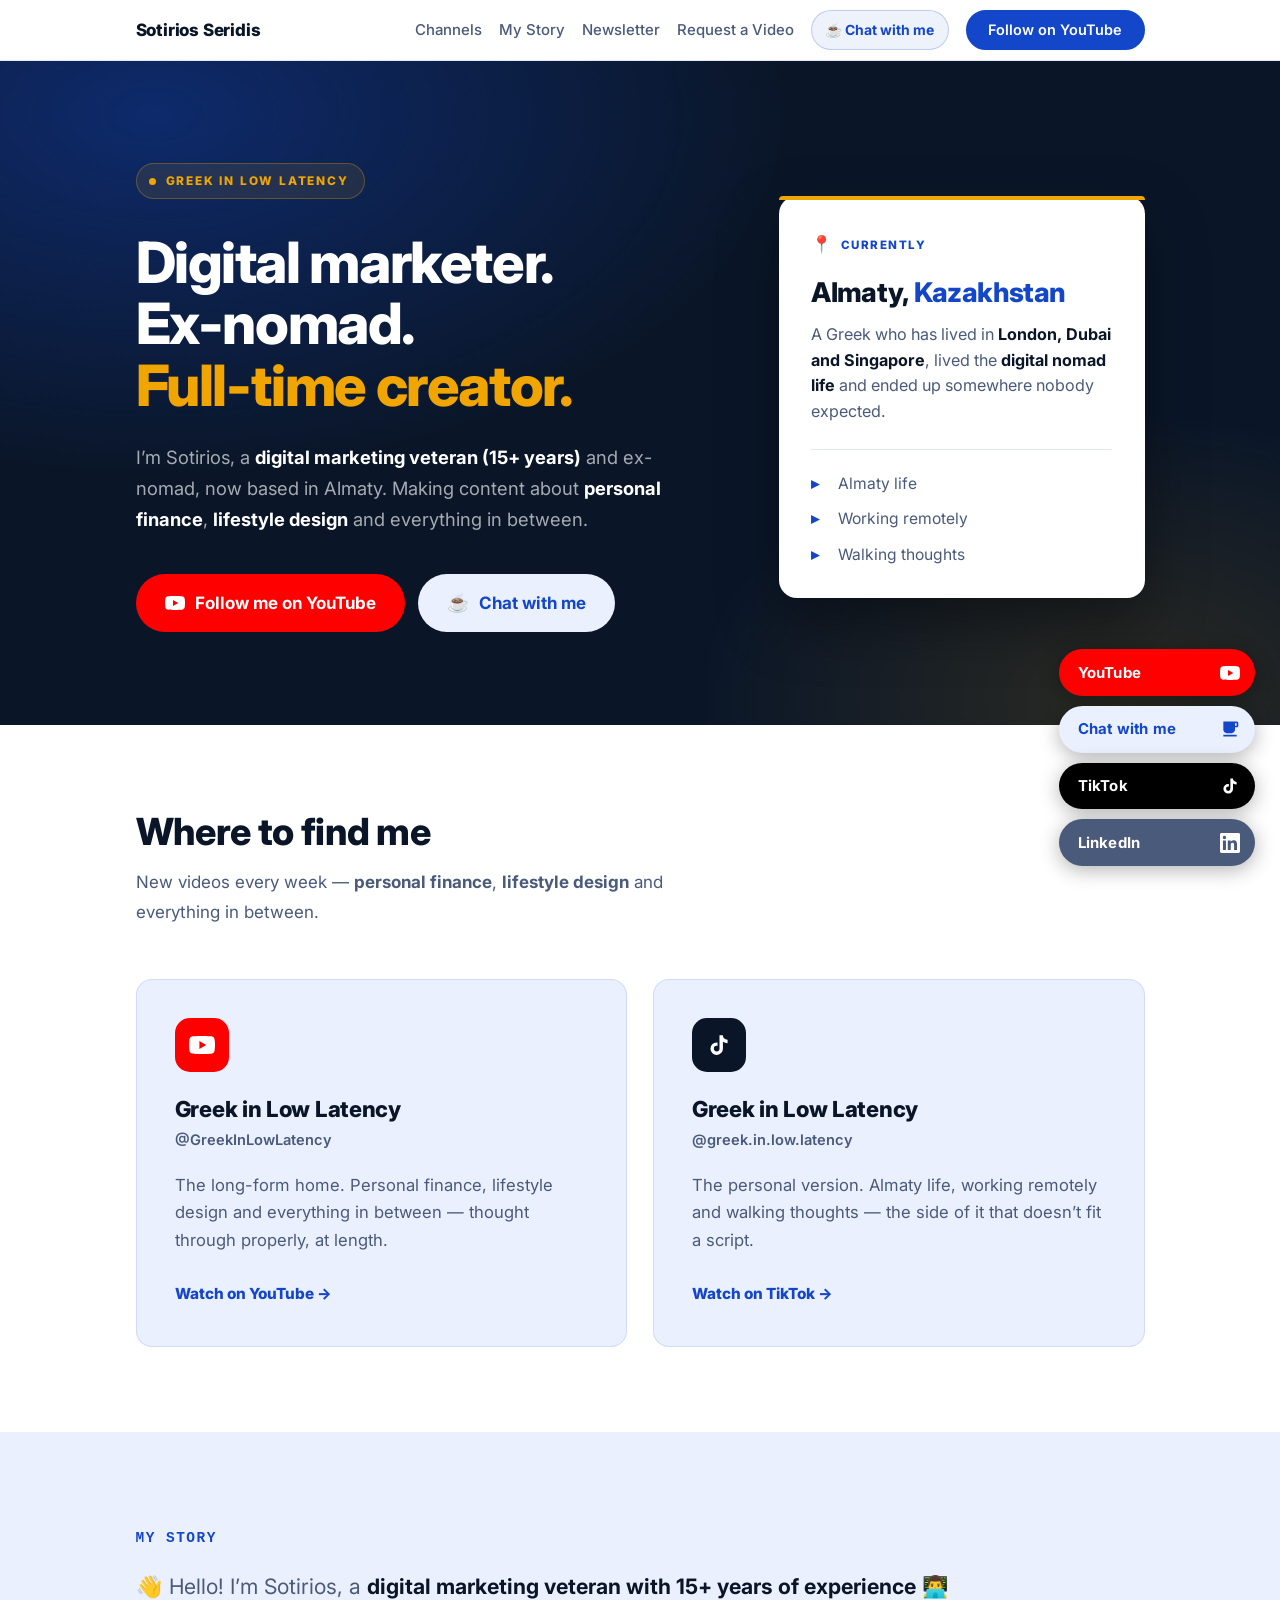
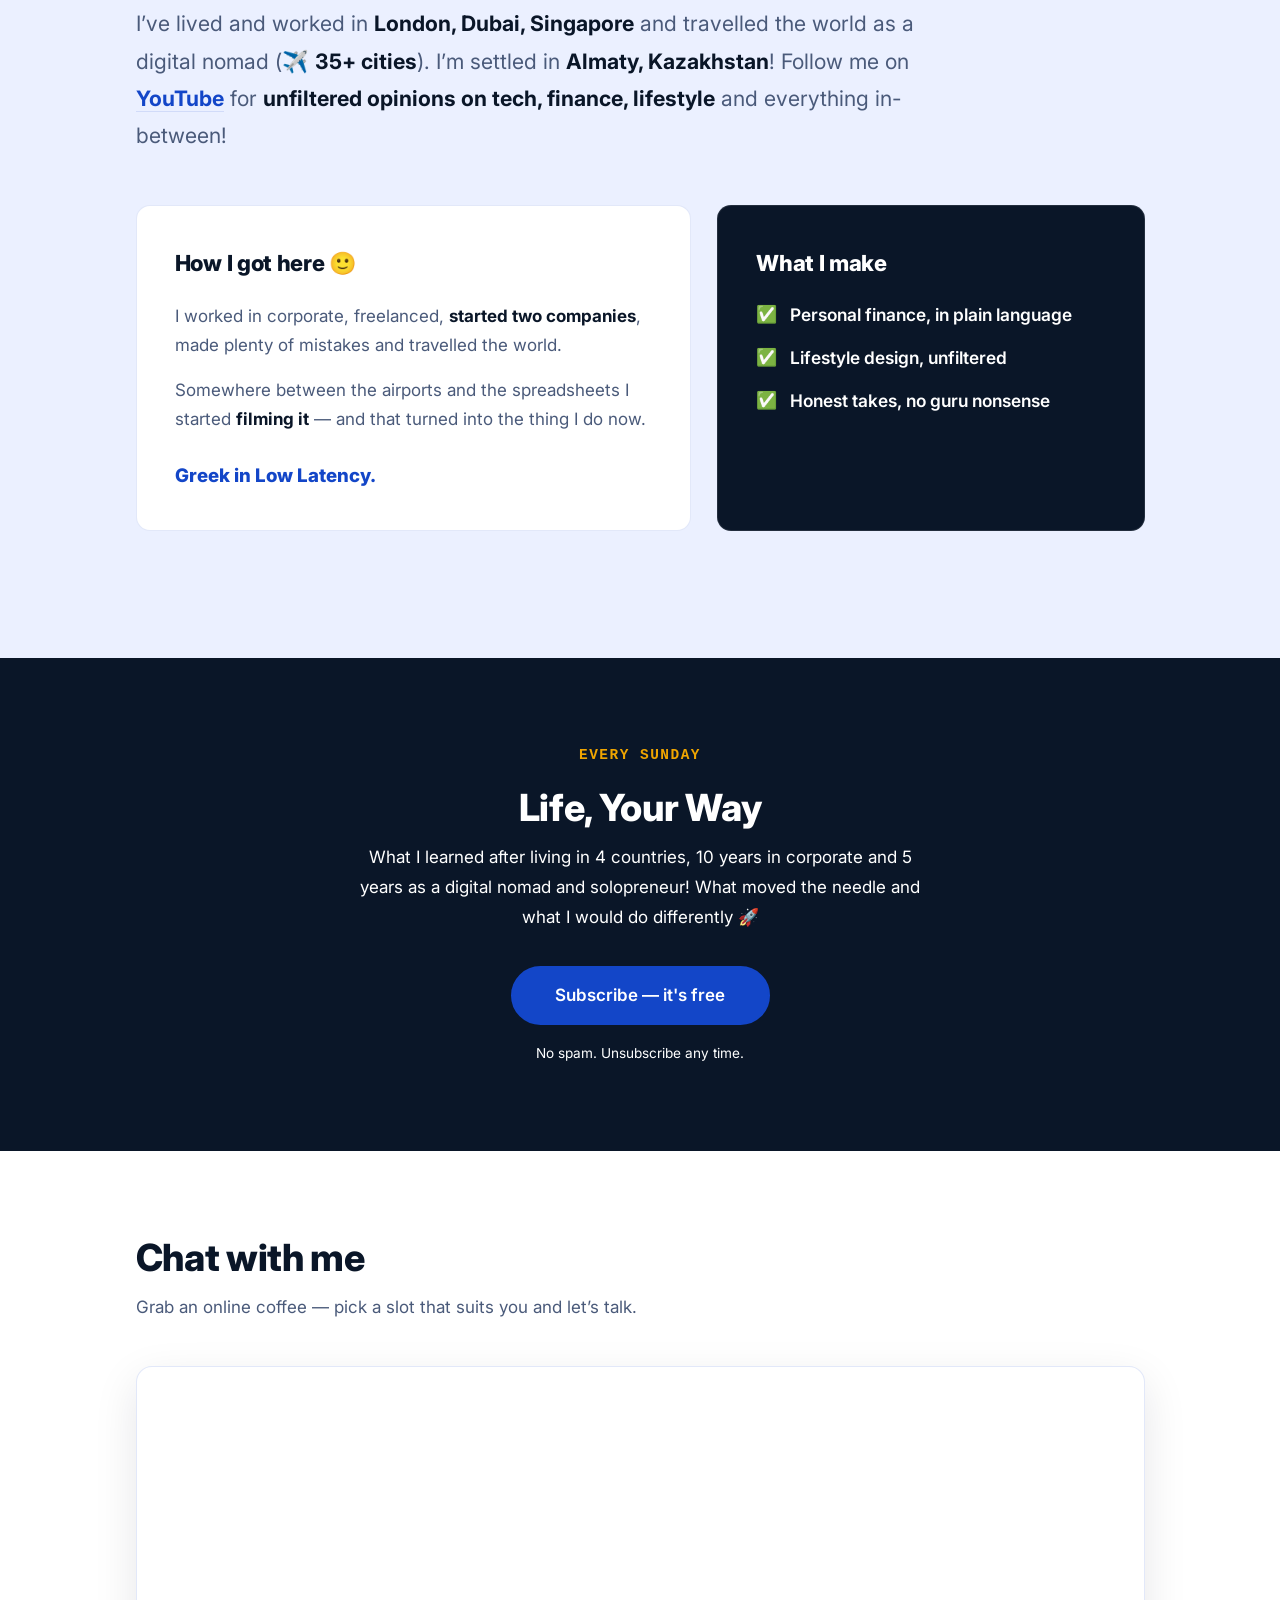
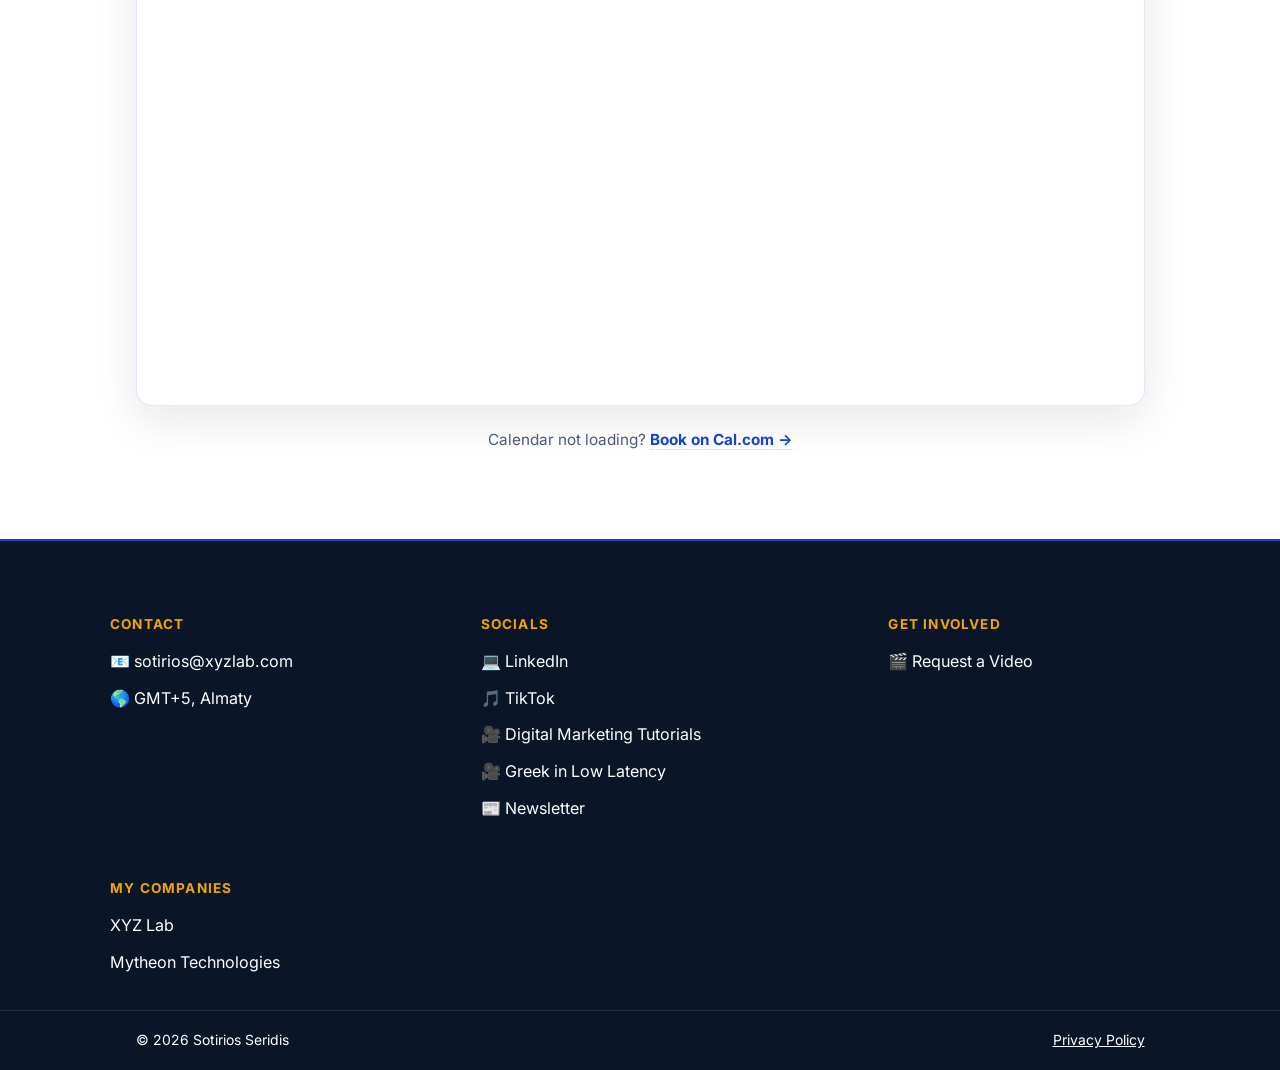
<file: index.html>
<!DOCTYPE html>
<html lang="en">
<head>
  <!-- Google Tag Manager -->
  <script>(function(w,d,s,l,i){w[l]=w[l]||[];w[l].push({'gtm.start':
  new Date().getTime(),event:'gtm.js'});var f=d.getElementsByTagName(s)[0],
  j=d.createElement(s),dl=l!='dataLayer'?'&l='+l:'';j.async=true;j.src=
  'https://www.googletagmanager.com/gtm.js?id='+i+dl;f.parentNode.insertBefore(j,f);
  })(window,document,'script','dataLayer','GTM-53PJ25VD');</script>
  <!-- End Google Tag Manager -->
  <meta charset="UTF-8" />
  <meta name="viewport" content="width=device-width, initial-scale=1.0" />
  <title>Sotirios Seridis | Digital marketer, ex-nomad, content creator</title>
  <meta name="description" content="Sotirios Seridis — a digital marketing veteran and ex-nomad based in Almaty, making content about personal finance, lifestyle design and everything in between. Watch on YouTube and TikTok." />
  <link rel="canonical" href="https://www.sotirios-seridis.com/" />
  <!-- Open Graph -->
  <meta property="og:type" content="website" />
  <meta property="og:url" content="https://www.sotirios-seridis.com/" />
  <meta property="og:title" content="Sotirios Seridis | Greek in Low Latency" />
  <meta property="og:description" content="Digital marketer, ex-nomad, content creator. Personal finance, lifestyle design and everything in between." />
  <meta property="og:image" content="https://www.sotirios-seridis.com/Sotirios%20Seridis.avif" />
  <meta name="twitter:card" content="summary_large_image" />
  <meta name="twitter:title" content="Sotirios Seridis | Greek in Low Latency" />
  <meta name="twitter:description" content="Digital marketer, ex-nomad, content creator. Personal finance, lifestyle design and everything in between." />
  <meta name="twitter:image" content="https://www.sotirios-seridis.com/Sotirios%20Seridis.avif" />
  <link rel="preconnect" href="https://fonts.googleapis.com" />
  <link rel="preconnect" href="https://fonts.gstatic.com" crossorigin />
  <link href="https://fonts.googleapis.com/css2?family=Inter:wght@400;500;600;700;800&display=swap" rel="stylesheet" />
  <link rel="icon" type="image/x-icon" href="favicon.ico" />
  <link rel="icon" type="image/png" href="favicon.png" />
  <link rel="stylesheet" href="style.css?v=202611121113" />
</head>
<body>
  <!-- Google Tag Manager (noscript) -->
  <noscript><iframe src="https://www.googletagmanager.com/ns.html?id=GTM-53PJ25VD"
  height="0" width="0" style="display:none;visibility:hidden"></iframe></noscript>
  <!-- End Google Tag Manager -->

  <!-- NAV -->
  <header class="nav">
    <div class="container nav__inner">
      <a href="#" class="nav__logo">Sotirios&nbsp;Seridis</a>
      <nav class="nav__links">
        <a href="#channels" class="nav__link">Channels</a>
        <a href="#story" class="nav__link">My Story</a>
        <a href="#newsletter" class="nav__link">Newsletter</a>
        <a href="/request-video" class="nav__link">Request a Video</a>
        <a href="#chat" class="nav__chat">&#9749;&nbsp;Chat&nbsp;with&nbsp;me</a>
        <a href="https://www.youtube.com/@GreekInLowLatency" target="_blank" rel="noopener noreferrer" class="btn btn--primary btn--sm">Follow on YouTube</a>
      </nav>
      <button class="nav__burger" aria-label="Open menu" onclick="toggleMenu()">☰</button>
    </div>
    <div class="nav__mobile" id="mobileMenu">
      <a href="#channels" onclick="toggleMenu()">Channels</a>
      <a href="#story" onclick="toggleMenu()">My Story</a>
      <a href="#newsletter" onclick="toggleMenu()">Newsletter</a>
      <a href="#chat" onclick="toggleMenu()">Chat with me</a>
      <a href="/request-video" onclick="toggleMenu()">Request a Video</a>
      <a href="https://www.tiktok.com/@greek.in.low.latency" target="_blank">TikTok</a>
      <a href="https://www.linkedin.com/in/seridis/" target="_blank">LinkedIn</a>
      <a href="https://www.youtube.com/@GreekInLowLatency" target="_blank">YouTube</a>
    </div>
  </header>

  <!-- HERO -->
  <section class="hero">
    <div class="hero__glow" aria-hidden="true"></div>
    <div class="container">
      <div class="hero__inner">
        <div class="hero__content">
          <p class="hero__eyebrow"><span class="hero__pulse" aria-hidden="true"></span>Greek in Low Latency</p>
          <h1 class="hero__h1">Digital marketer.<br>Ex-nomad.<br><span>Full-time creator.</span></h1>
          <p class="hero__sub">I&rsquo;m Sotirios, a <strong>digital marketing veteran (15+ years)</strong> and ex-nomad, now based in Almaty. Making content about <strong>personal finance</strong>, <strong>lifestyle design</strong> and everything in between.</p>
          <div class="hero__ctas">
            <a href="https://www.youtube.com/@GreekInLowLatency" target="_blank" rel="noopener noreferrer" class="btn btn--lg hero__social hero__social--yt">
              <svg class="hero__social-icon" viewBox="0 0 24 24" aria-hidden="true"><path d="M23.495 6.205a3.007 3.007 0 00-2.088-2.088c-1.87-.501-9.396-.501-9.396-.501s-7.507-.01-9.396.501A3.007 3.007 0 00.527 6.205a31.247 31.247 0 00-.522 5.805 31.247 31.247 0 00.522 5.783 3.007 3.007 0 002.088 2.088c1.868.502 9.396.502 9.396.502s7.506 0 9.396-.502a3.007 3.007 0 002.088-2.088 31.247 31.247 0 00.5-5.783 31.247 31.247 0 00-.5-5.805zM9.609 15.601V8.408l6.264 3.602z"/></svg>
              Follow me on YouTube
            </a>
            <a href="#chat" class="btn btn--lg hero__social hero__social--chat">
              <span class="hero__social-emoji" aria-hidden="true">&#9749;</span>
              Chat with me
            </a>
          </div>
        </div>

        <aside class="hero__card">
          <p class="hero__card-eye"><span aria-hidden="true">&#128205;</span>Currently</p>
          <h2 class="hero__card-h">Almaty, <span>Kazakhstan</span></h2>
          <p class="hero__card-sub">A Greek who has lived in <strong>London, Dubai and Singapore</strong>, lived the <strong>digital nomad life</strong> and ended up somewhere nobody expected.</p>
          <ul class="hero__card-list">
            <li>Almaty life</li>
            <li>Working remotely</li>
            <li>Walking thoughts</li>
          </ul>
        </aside>
      </div>
    </div>
  </section>

  <!-- CHANNELS -->
  <section class="channels" id="channels">
    <div class="container">
      <h2 class="section-title">Where to find me</h2>
      <p class="section-sub">New videos every week &mdash; <strong>personal finance</strong>, <strong>lifestyle design</strong> and everything in between.</p>

      <div class="channels__grid">
        <a href="https://www.youtube.com/@GreekInLowLatency" target="_blank" rel="noopener noreferrer" class="chan chan--yt">
          <span class="chan__badge" aria-hidden="true">
            <svg viewBox="0 0 24 24"><path d="M23.495 6.205a3.007 3.007 0 00-2.088-2.088c-1.87-.501-9.396-.501-9.396-.501s-7.507-.01-9.396.501A3.007 3.007 0 00.527 6.205a31.247 31.247 0 00-.522 5.805 31.247 31.247 0 00.522 5.783 3.007 3.007 0 002.088 2.088c1.868.502 9.396.502 9.396.502s7.506 0 9.396-.502a3.007 3.007 0 002.088-2.088 31.247 31.247 0 00.5-5.783 31.247 31.247 0 00-.5-5.805zM9.609 15.601V8.408l6.264 3.602z"/></svg>
          </span>
          <h3 class="chan__name">Greek in Low Latency</h3>
          <p class="chan__handle">@GreekInLowLatency</p>
          <p class="chan__desc">The long-form home. Personal finance, lifestyle design and everything in between &mdash; thought through properly, at length.</p>
          <span class="chan__cta">Watch on YouTube &rarr;</span>
        </a>

        <a href="https://www.tiktok.com/@greek.in.low.latency" target="_blank" rel="noopener noreferrer" class="chan chan--tt">
          <span class="chan__badge" aria-hidden="true">
            <svg viewBox="0 0 24 24"><path d="M16.6 5.82A4.28 4.28 0 0115.54 3h-3.09v12.4a2.59 2.59 0 01-2.59 2.5 2.59 2.59 0 110-5.18c.27 0 .53.04.78.12v-3.2a5.86 5.86 0 00-.78-.05A5.77 5.77 0 1015.63 15V8.9a7.35 7.35 0 004.3 1.38V7.2a4.29 4.29 0 01-3.33-1.38z"/></svg>
          </span>
          <h3 class="chan__name">Greek in Low Latency</h3>
          <p class="chan__handle">@greek.in.low.latency</p>
          <p class="chan__desc">The personal version. Almaty life, working remotely and walking thoughts &mdash; the side of it that doesn&rsquo;t fit a script.</p>
          <span class="chan__cta">Watch on TikTok &rarr;</span>
        </a>
      </div>
    </div>
  </section>

  <!-- MY STORY -->
  <section class="story" id="story">
    <div class="container">
      <p class="eyebrow">My story</p>
      <p class="story__lead">&#128075; Hello! I&rsquo;m Sotirios, a <strong>digital marketing veteran with 15+ years of experience</strong> &#128104;&zwj;&#128187; I&rsquo;ve lived and worked in <strong>London, Dubai, Singapore</strong> and travelled the world as a digital nomad (&#9992;&#65039; <strong>35+ cities</strong>). I&rsquo;m settled in <strong>Almaty, Kazakhstan</strong>! Follow me on <a href="https://www.youtube.com/@GreekInLowLatency" target="_blank" rel="noopener noreferrer">YouTube</a> for <strong>unfiltered opinions on tech, finance, lifestyle</strong> and everything in-between!</p>

      <div class="story__grid">
        <div class="story__card">
          <h3 class="story__h3">How I got here &#128578;</h3>
          <p>I worked in corporate, freelanced, <strong>started two companies</strong>, made plenty of mistakes and travelled the world.</p>
          <p>Somewhere between the airports and the spreadsheets I started <strong>filming it</strong> &mdash; and that turned into the thing I do now.</p>
          <p class="story__punch">Greek in Low Latency.</p>
        </div>

        <div class="story__card story__card--style">
          <h3 class="story__h3">What I make</h3>
          <ul class="story__ticks">
            <li>Personal finance, in plain language</li>
            <li>Lifestyle design, unfiltered</li>
            <li>Honest takes, no guru nonsense</li>
          </ul>
        </div>
      </div>
    </div>
  </section>

  <!-- NEWSLETTER -->
  <section class="newsletter" id="newsletter">
    <div class="container">
      <p class="eyebrow eyebrow--light" style="text-align:center;">Every Sunday</p>
      <h2 class="section-title section-title--light">Life, Your Way</h2>
      <p class="section-sub section-sub--light" style="margin-left:auto;margin-right:auto;text-align:center;">What I learned after living in 4 countries, 10 years in corporate and 5 years as a digital nomad and solopreneur! What moved the needle and what I would do differently 🚀</p>
      <div class="newsletter__cta">
        <a href="https://sotirios.beehiiv.com/subscribe" target="_blank" class="btn btn--primary btn--lg">Subscribe — it's free</a>
        <p class="newsletter__footnote">No spam. Unsubscribe any time.</p>
      </div>
    </div>
  </section>

  <!-- CHAT WITH ME -->
  <section class="chat" id="chat">
    <div class="container">
      <h2 class="section-title">Chat with me</h2>
      <p class="section-sub">Grab an online coffee &mdash; pick a slot that suits you and let&rsquo;s talk.</p>
      <!-- Cal inline embed code begins -->
      <div class="chat__cal" id="my-cal-inline-online-coffee"></div>
      <!-- Cal inline embed code ends -->
      <p class="chat__fallback">Calendar not loading? <a href="https://cal.com/sotirios-seridis/online-coffee" target="_blank" rel="noopener noreferrer">Book on Cal.com &rarr;</a></p>
    </div>
  </section>

  <script type="text/javascript">
  (function (C, A, L) { let p = function (a, ar) { a.q.push(ar); }; let d = C.document; C.Cal = C.Cal || function () { let cal = C.Cal; let ar = arguments; if (!cal.loaded) { cal.ns = {}; cal.q = cal.q || []; d.head.appendChild(d.createElement("script")).src = A; cal.loaded = true; } if (ar[0] === L) { const api = function () { p(api, arguments); }; const namespace = ar[1]; api.q = api.q || []; if(typeof namespace === "string"){cal.ns[namespace] = cal.ns[namespace] || api;p(cal.ns[namespace], ar);p(cal, ["initNamespace", namespace]);} else p(cal, ar); return;} p(cal, ar); }; })(window, "https://app.cal.com/embed/embed.js", "init");
  Cal("init", "online-coffee", {origin:"https://app.cal.com"});
  Cal.config = Cal.config || {};
  Cal.config.forwardQueryParams = true;
  Cal.ns["online-coffee"]("inline", {
    elementOrSelector:"#my-cal-inline-online-coffee",
    config: {"layout":"month_view","useSlotsViewOnSmallScreen":"true"},
    calLink: "sotirios-seridis/online-coffee",
  });
  Cal.ns["online-coffee"]("ui", {"hideEventTypeDetails":false,"layout":"month_view"});
  </script>

  <!-- FOOTER -->
  <footer class="footer">
    <div class="container footer__inner">
      <div class="footer__cols">
        <div>
          <h4 class="footer__subtitle">Contact</h4>
          <ul class="footer__list">
            <li>📧 <a href="mailto:sotirios@xyzlab.com">sotirios@xyzlab.com</a></li>
            <li>🌎 GMT+5, Almaty</li>
          </ul>
        </div>
        <div>
          <h4 class="footer__subtitle">Socials</h4>
          <ul class="footer__list">
            <li>💻 <a href="https://www.linkedin.com/in/seridis/" target="_blank">LinkedIn</a></li>
            <li>🎵 <a href="https://www.tiktok.com/@greek.in.low.latency" target="_blank">TikTok</a></li>
            <li>🎥 <a href="https://www.youtube.com/@xyzl" target="_blank">Digital Marketing Tutorials</a></li>
            <li>🎥 <a href="https://www.youtube.com/@GreekInLowLatency" target="_blank">Greek in Low Latency</a></li>
            <li>📰 <a href="https://sotirios.beehiiv.com/subscribe" target="_blank">Newsletter</a></li>
          </ul>
        </div>
        <div>
          <h4 class="footer__subtitle">Get Involved</h4>
          <ul class="footer__list">
            <li>🎬 <a href="/request-video">Request a Video</a></li>
          </ul>
        </div>
        <div>
          <h4 class="footer__subtitle">My Companies</h4>
          <ul class="footer__list">
            <li><a href="https://www.xyzlab.com/" target="_blank">XYZ Lab</a></li>
            <li><a href="https://www.mytheon.co/" target="_blank">Mytheon Technologies</a></li>
          </ul>
        </div>
      </div>
    </div>
    <div class="footer__bottom">
      <div class="container footer__bottom-inner">
        <p>© 2026 Sotirios Seridis</p>
        <a href="/privacy.html" class="footer__privacy">Privacy Policy</a>
      </div>
    </div>
  </footer>

  <!-- FLOATING BUTTONS -->
  <div class="floating-btns">
    <a href="https://www.youtube.com/@GreekInLowLatency" target="_blank" class="floating-btn floating-btn--youtube" aria-label="YouTube">
      <span class="floating-btn__label">YouTube</span>
      <svg class="floating-btn__icon" viewBox="0 0 24 24" fill="white" xmlns="http://www.w3.org/2000/svg"><path d="M23.495 6.205a3.007 3.007 0 00-2.088-2.088c-1.87-.501-9.396-.501-9.396-.501s-7.507-.01-9.396.501A3.007 3.007 0 00.527 6.205a31.247 31.247 0 00-.522 5.805 31.247 31.247 0 00.522 5.783 3.007 3.007 0 002.088 2.088c1.868.502 9.396.502 9.396.502s7.506 0 9.396-.502a3.007 3.007 0 002.088-2.088 31.247 31.247 0 00.5-5.783 31.247 31.247 0 00-.5-5.805zM9.609 15.601V8.408l6.264 3.602z"/></svg>
    </a>
    <a href="#chat" class="floating-btn floating-btn--chat" aria-label="Chat with me">
      <span class="floating-btn__label">Chat with me</span>
      <svg class="floating-btn__icon" viewBox="0 0 24 24" fill="currentColor" xmlns="http://www.w3.org/2000/svg"><path d="M20 3H4v10c0 2.21 1.79 4 4 4h6c2.21 0 4-1.79 4-4v-3h2c1.11 0 2-.9 2-2V5c0-1.11-.89-2-2-2zm0 5h-2V5h2v3zM4 19h16v2H4z"/></svg>
    </a>
    <a href="https://www.tiktok.com/@greek.in.low.latency" target="_blank" rel="noopener noreferrer" class="floating-btn floating-btn--tiktok" aria-label="TikTok">
      <span class="floating-btn__label">TikTok</span>
      <svg class="floating-btn__icon" viewBox="0 0 24 24" fill="white" xmlns="http://www.w3.org/2000/svg"><path d="M16.6 5.82A4.28 4.28 0 0115.54 3h-3.09v12.4a2.59 2.59 0 01-2.59 2.5 2.59 2.59 0 110-5.18c.27 0 .53.04.78.12v-3.2a5.86 5.86 0 00-.78-.05A5.77 5.77 0 1015.63 15V8.9a7.35 7.35 0 004.3 1.38V7.2a4.29 4.29 0 01-3.33-1.38z"/></svg>
    </a>
    <a href="https://www.linkedin.com/in/seridis/" target="_blank" class="floating-btn floating-btn--linkedin" aria-label="LinkedIn">
      <span class="floating-btn__label">LinkedIn</span>
      <svg class="floating-btn__icon" viewBox="0 0 24 24" fill="white" xmlns="http://www.w3.org/2000/svg"><path d="M20.447 20.452h-3.554v-5.569c0-1.328-.027-3.037-1.852-3.037-1.853 0-2.136 1.445-2.136 2.939v5.667H9.351V9h3.414v1.561h.046c.477-.9 1.637-1.85 3.37-1.85 3.601 0 4.267 2.37 4.267 5.455v6.286zM5.337 7.433a2.062 2.062 0 01-2.063-2.065 2.064 2.064 0 112.063 2.065zm1.782 13.019H3.555V9h3.564v11.452zM22.225 0H1.771C.792 0 0 .774 0 1.729v20.542C0 23.227.792 24 1.771 24h20.451C23.2 24 24 23.227 24 22.271V1.729C24 .774 23.2 0 22.222 0h.003z"/></svg>
    </a>
  </div>
  </div>

  <script>
    function toggleMenu() {
      document.getElementById('mobileMenu').classList.toggle('nav__mobile--open');
    }
    document.querySelectorAll('a[target="_blank"]').forEach(a => {
      a.rel = 'noopener noreferrer';
    });
  </script>

</body>
</html>
</file>
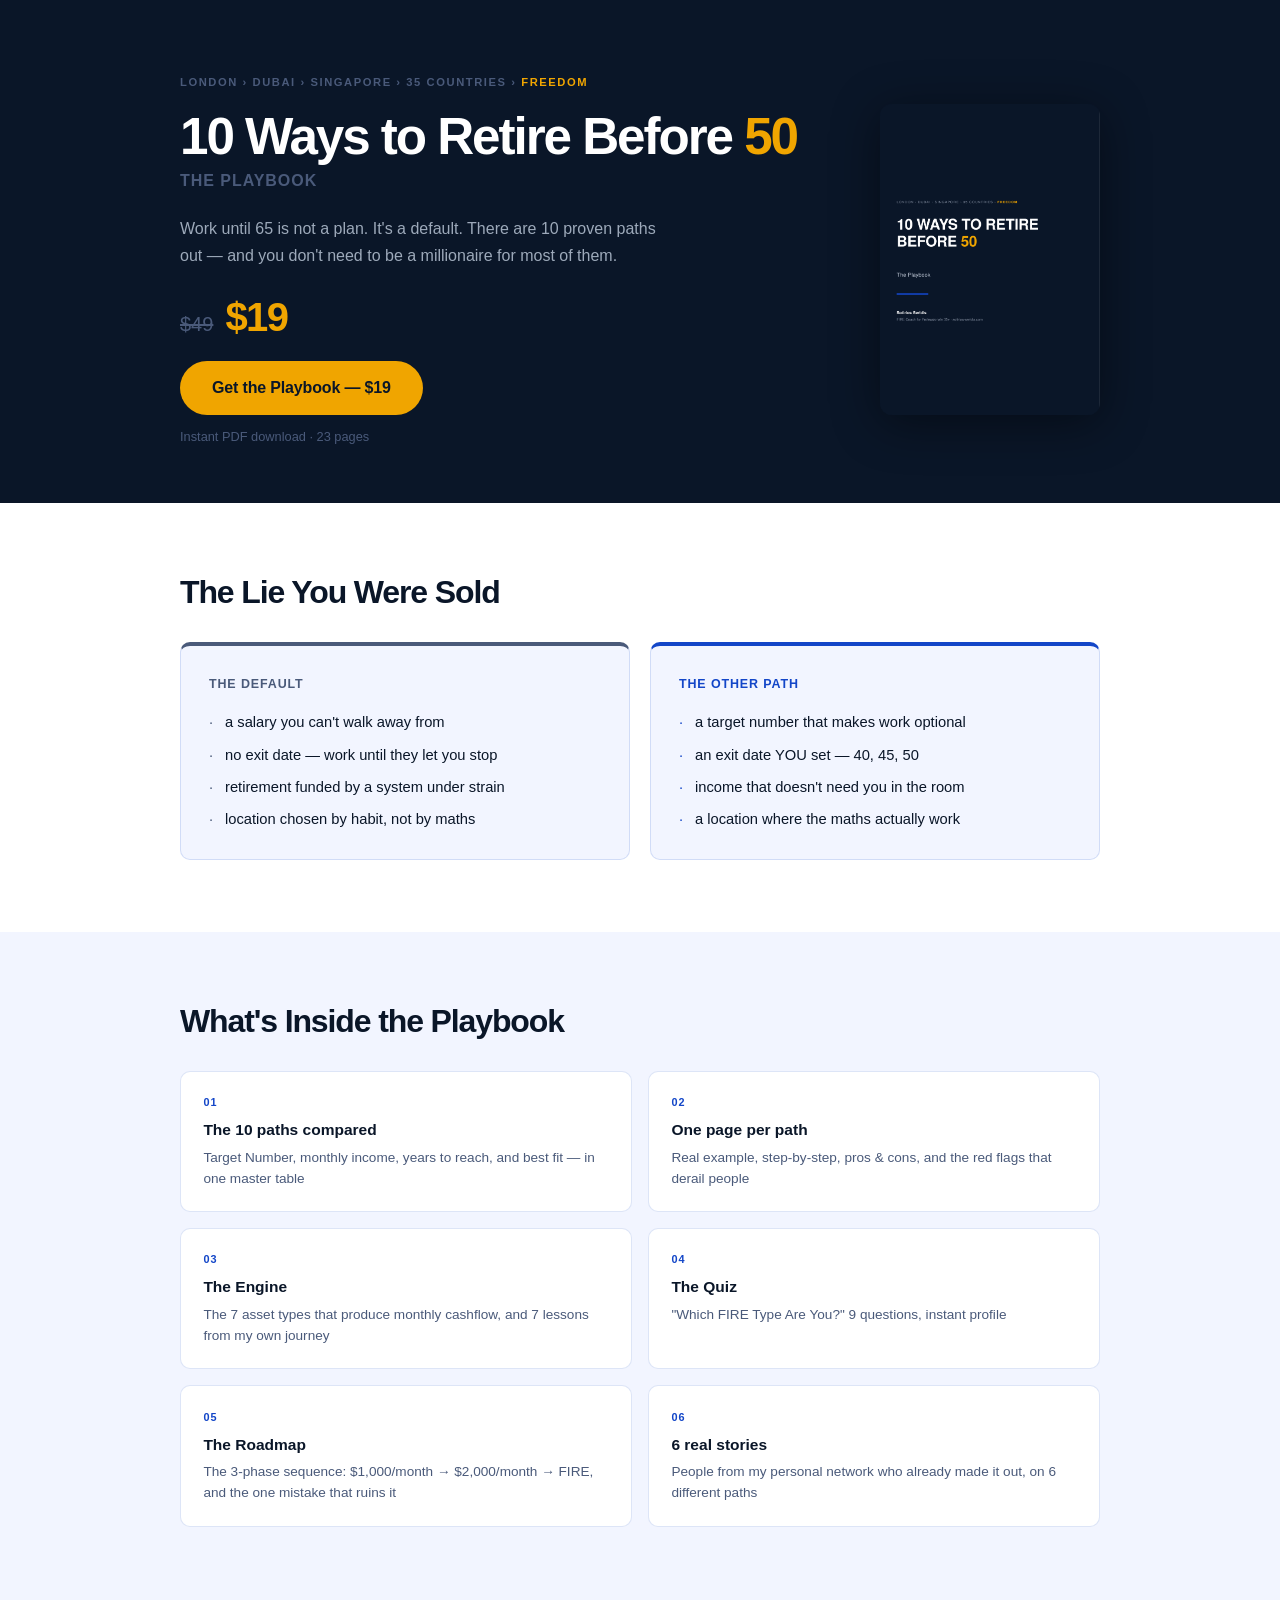
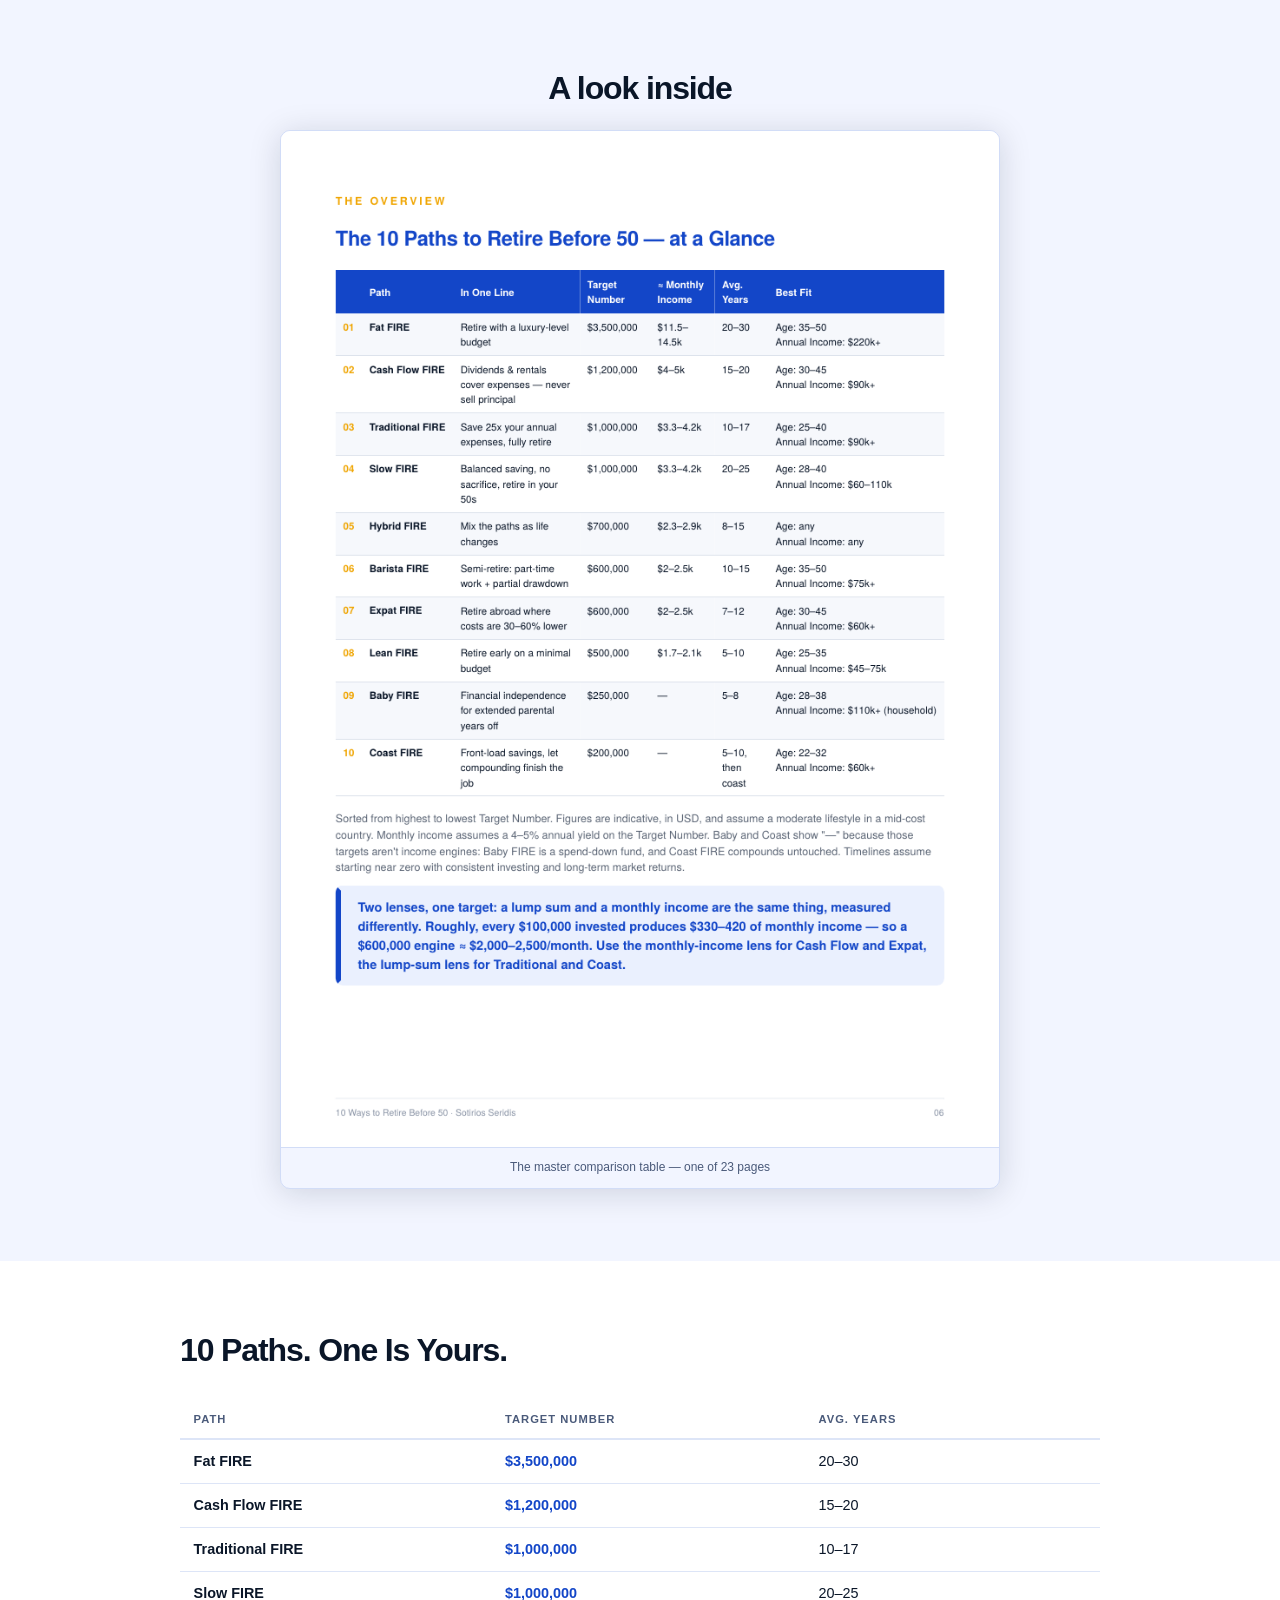
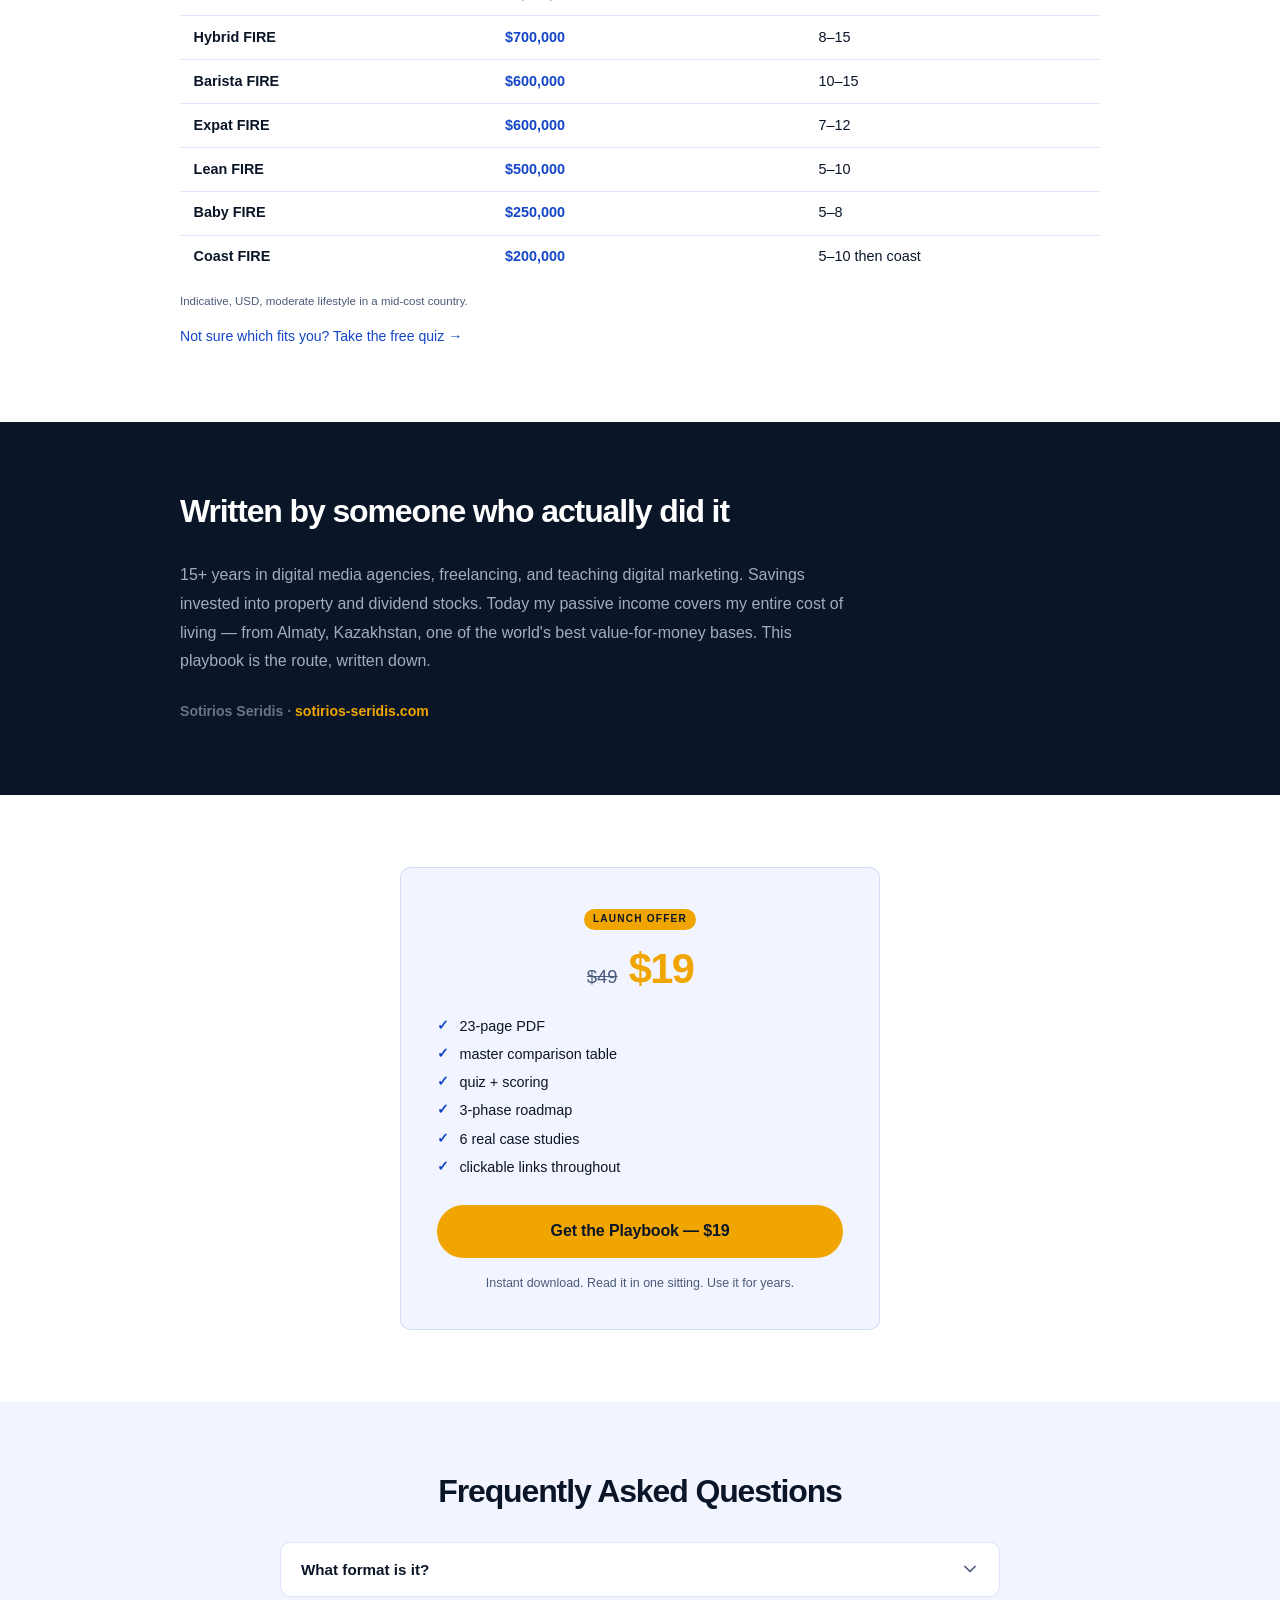
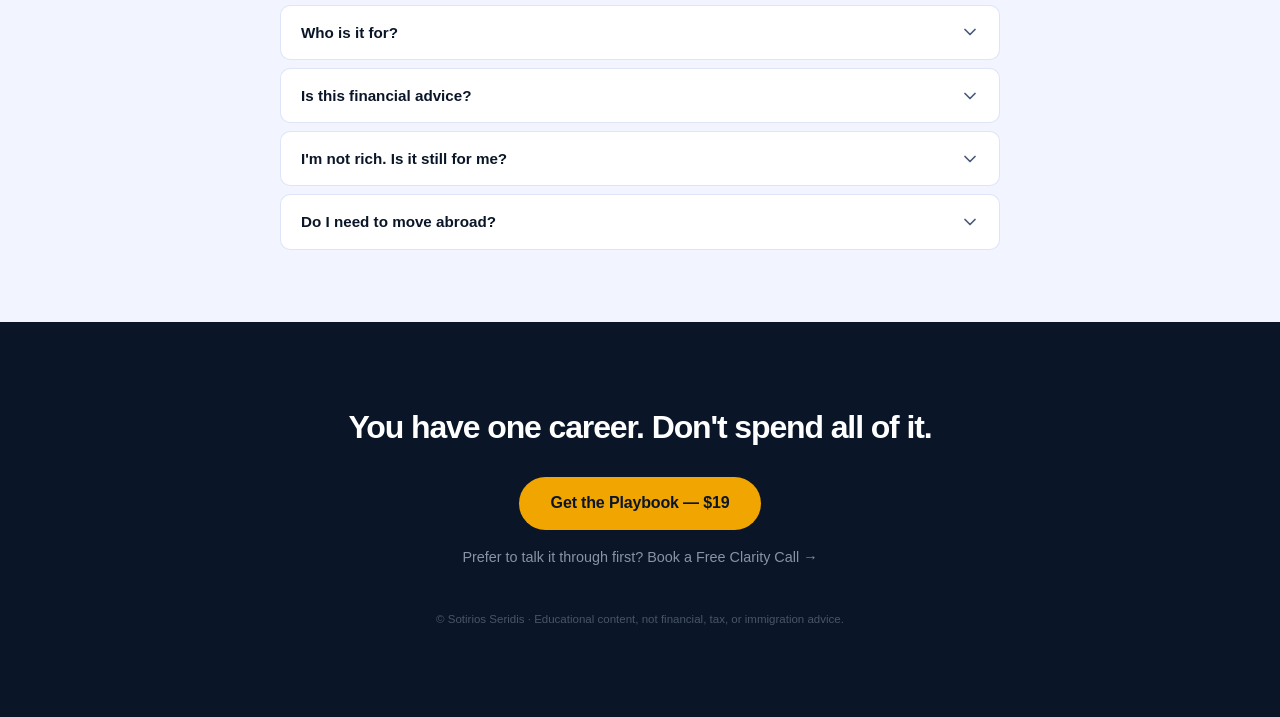
<file: playbook-page.html>
<!DOCTYPE html>
<html lang="en">
<head>
<meta charset="UTF-8">
<meta name="viewport" content="width=device-width, initial-scale=1.0">
<title>10 Ways to Retire Before 50: The Playbook — by Sotirios Seridis</title>
<meta name="description" content="The 10 proven paths to early retirement compared — targets, timelines, quiz, and a 3-phase roadmap. 23-page playbook, $19.">
<meta property="og:title" content="10 Ways to Retire Before 50: The Playbook — by Sotirios Seridis">
<meta property="og:description" content="The 10 proven paths to early retirement compared — targets, timelines, quiz, and a 3-phase roadmap. 23-page playbook, $19.">
<meta property="og:image" content="">
<!-- v2 TODOs: testimonials, countdown timer, exit-intent popup, analytics wiring, multi-language -->
<style>
*,*::before,*::after{box-sizing:border-box;margin:0;padding:0}

:root{
  --bg:#ffffff;
  --surface:#f2f5ff;
  --surface2:#e4eaff;
  --ink:#0a1628;
  --muted:#4a5a7a;
  --border:rgba(19,70,200,0.14);
  --blue:#1346c8;
  --blue-dk:#0d35a0;
  --gold:#f0a500;
  --gold-bg:rgba(240,165,0,0.08);
  --navy:#0a1628;
  --radius:10px;
  --sh:0 2px 16px rgba(10,22,40,0.08);
}
@media(prefers-color-scheme:dark){
  :root:not([data-theme="light"]){
    --bg:#0d1828;--surface:#152238;--surface2:#1c2d48;
    --ink:#dce8f8;--muted:#7a90b8;--border:rgba(100,148,255,0.18);
    --sh:0 2px 16px rgba(0,0,0,0.35);
  }
}
:root[data-theme="dark"]{
  --bg:#0d1828;--surface:#152238;--surface2:#1c2d48;
  --ink:#dce8f8;--muted:#7a90b8;--border:rgba(100,148,255,0.18);
  --sh:0 2px 16px rgba(0,0,0,0.35);
}

body{
  font-family:-apple-system,'Segoe UI',Helvetica,Arial,sans-serif;
  background:var(--bg);color:var(--ink);
  line-height:1.65;font-size:16px;
  -webkit-font-smoothing:antialiased;
}

.wrap{max-width:960px;margin:0 auto;padding:0 1.25rem}

.section-h2{
  font-size:2rem;font-weight:800;letter-spacing:-.035em;
  line-height:1.1;color:var(--ink);margin-bottom:2rem;text-wrap:balance;
}

/* ── BUTTONS ── */
.btn-gold{
  display:inline-block;background:var(--gold);color:#0a1628;
  font-weight:800;font-size:1rem;padding:.85rem 2rem;
  border-radius:50px;text-decoration:none;letter-spacing:-.01em;
  border:none;cursor:pointer;font-family:inherit;white-space:nowrap;
  transition:transform .15s,box-shadow .15s;
}
.btn-gold:hover{transform:translateY(-2px);box-shadow:0 6px 24px rgba(240,165,0,.4)}
.btn-gold--wide{display:block;text-align:center;width:100%}

/* ── HERO ── */
.hero{background:#0a1628;padding:4.5rem 0 3.5rem}
.hero__inner{
  max-width:960px;margin:0 auto;padding:0 1.25rem;
  display:grid;grid-template-columns:1fr 220px;gap:3rem;align-items:center;
}
.hero__kicker{
  font-size:.7rem;font-weight:700;letter-spacing:.14em;text-transform:uppercase;
  color:#4a5a7a;margin-bottom:1.1rem;line-height:1.8;
}
.hero__kicker .k-gold{color:#f0a500}
.hero__h1{
  font-size:clamp(2rem,5vw,3.2rem);font-weight:800;
  letter-spacing:-.04em;line-height:1.05;color:#ffffff;
  margin-bottom:.3rem;text-wrap:balance;
}
.hero__h1 .h-gold{color:#f0a500}
.hero__sub{
  font-size:1rem;font-weight:700;color:#4a5a7a;
  letter-spacing:.06em;text-transform:uppercase;margin-bottom:1.25rem;
}
.hero__desc{
  font-size:1rem;color:rgba(220,232,248,.7);line-height:1.7;
  max-width:500px;margin-bottom:1.75rem;
}
.hero__price{
  display:flex;align-items:baseline;gap:.75rem;margin-bottom:1.25rem;
}
.hero__strike{font-size:1.25rem;color:#4a5a7a;text-decoration:line-through}
.hero__amount{font-size:2.5rem;font-weight:800;color:#f0a500;letter-spacing:-.04em;line-height:1}
.hero__trust{font-size:.8rem;color:#4a5a7a;margin-top:.8rem;line-height:1.55}

.hero__img{
  width:220px;border-radius:12px;
  box-shadow:0 8px 48px rgba(0,0,0,.45);display:block;
}
.hero__img-ph{
  width:220px;height:286px;border-radius:12px;
  background:#152238;border:2px dashed #1c2d48;
  display:flex;align-items:center;justify-content:center;
  font-size:.75rem;color:#4a5a7a;text-align:center;padding:1rem;
}

@media(max-width:680px){
  .hero__inner{grid-template-columns:1fr;gap:0}
  .hero__media{order:-1;margin-bottom:1.5rem}
  .hero__img,.hero__img-ph{width:130px;height:169px}
}

/* ── CONTRAST ── */
.contrast{background:var(--bg);padding:4.5rem 0}
.contrast__cards{display:grid;grid-template-columns:1fr 1fr;gap:1.25rem}
.cc{
  background:var(--surface);border:1px solid var(--border);
  border-radius:var(--radius);padding:1.75rem;
}
.cc--default{border-top:4px solid #4a5a7a}
.cc--other{border-top:4px solid var(--blue)}
.cc__title{
  font-size:.78rem;font-weight:700;letter-spacing:.07em;text-transform:uppercase;
  color:var(--muted);margin-bottom:1rem;
}
.cc--other .cc__title{color:var(--blue)}
.cc ul{list-style:none;display:flex;flex-direction:column;gap:.65rem}
.cc li{
  font-size:.92rem;color:var(--ink);line-height:1.5;
  padding-left:1rem;position:relative;
}
.cc li::before{content:'·';position:absolute;left:0;color:var(--muted)}
.cc--other li::before{color:var(--blue)}
@media(max-width:560px){.contrast__cards{grid-template-columns:1fr}}

/* ── FEATURES ── */
.features{background:var(--surface);padding:4.5rem 0}
.feat-grid{display:grid;grid-template-columns:1fr 1fr;gap:1rem}
.feat{
  background:var(--bg);border:1px solid var(--border);
  border-radius:var(--radius);padding:1.4rem;
}
.feat__n{
  font-size:.68rem;font-weight:700;letter-spacing:.1em;
  color:var(--blue);text-transform:uppercase;margin-bottom:.5rem;
}
.feat__title{font-size:.97rem;font-weight:700;color:var(--ink);margin-bottom:.35rem;line-height:1.35}
.feat__desc{font-size:.85rem;color:var(--muted);line-height:1.55}
@media(max-width:520px){.feat-grid{grid-template-columns:1fr}}

/* ── PATHS ── */
.paths{background:var(--bg);padding:4.5rem 0}
.table-wrap{overflow-x:auto;margin-bottom:.85rem}
.paths-tbl{width:100%;border-collapse:collapse;min-width:340px}
.paths-tbl th{
  font-size:.7rem;font-weight:700;letter-spacing:.09em;text-transform:uppercase;
  color:var(--muted);padding:.6rem .85rem;text-align:left;
  border-bottom:2px solid var(--border);
}
.paths-tbl td{
  padding:.6rem .85rem;font-size:.9rem;color:var(--ink);
  border-bottom:1px solid var(--border);
  font-variant-numeric:tabular-nums;
}
.paths-tbl tr:last-child td{border-bottom:none}
.paths-tbl .tbl-name{font-weight:600}
.paths-tbl .tbl-num{color:var(--blue);font-weight:600}
.paths__fn{font-size:.72rem;color:var(--muted);margin-bottom:.75rem}
.paths__quiz a{color:var(--blue);text-decoration:none;font-size:.88rem}
.paths__quiz a:hover{text-decoration:underline}

/* ── AUTHOR ── */
.author{background:#0a1628;padding:4.5rem 0}
.author .section-h2{color:#ffffff}
.author__body{
  font-size:1rem;color:rgba(220,232,248,.72);line-height:1.8;
  max-width:680px;margin-bottom:1.5rem;
}
.author__sig{font-size:.88rem;font-weight:700;color:rgba(220,232,248,.45)}
.author__sig a{color:#f0a500;text-decoration:none}
.author__sig a:hover{text-decoration:underline}

/* ── BONUS ── */
.bonus{background:var(--surface);padding:4rem 0}
.bonus__card{
  background:var(--bg);border:2px solid var(--gold);
  border-radius:var(--radius);padding:1.85rem;max-width:640px;
}
.bonus__chip{
  display:inline-block;background:var(--gold);color:#0a1628;
  font-size:.63rem;font-weight:800;letter-spacing:.12em;text-transform:uppercase;
  padding:.2em .8em;border-radius:50px;margin-bottom:.9rem;
}
.bonus__title{font-size:1.05rem;font-weight:700;color:var(--ink);margin-bottom:.4rem}
.bonus__desc{font-size:.9rem;color:var(--muted);line-height:1.65}

/* ── PRICING ── */
.pricing{background:var(--bg);padding:4.5rem 0}
.pricing__card{
  background:var(--surface);border:1px solid var(--border);
  border-radius:var(--radius);padding:2.25rem;
  max-width:480px;margin:0 auto;text-align:center;
}
.pricing__badge{
  display:inline-block;background:var(--gold);color:#0a1628;
  font-size:.63rem;font-weight:800;letter-spacing:.12em;text-transform:uppercase;
  padding:.2em .85em;border-radius:50px;margin-bottom:1.1rem;
}
.pricing__price{
  display:flex;align-items:baseline;justify-content:center;
  gap:.7rem;margin-bottom:1.5rem;
}
.pricing__strike{font-size:1.15rem;color:var(--muted);text-decoration:line-through}
.pricing__amount{font-size:2.6rem;font-weight:800;color:var(--gold);letter-spacing:-.04em;line-height:1}
.pricing__list{
  list-style:none;text-align:left;
  display:flex;flex-direction:column;gap:.5rem;margin-bottom:1.75rem;
}
.pricing__list li{
  font-size:.9rem;color:var(--ink);padding-left:1.4rem;
  position:relative;line-height:1.4;
}
.pricing__list li::before{
  content:'✓';position:absolute;left:0;
  color:var(--blue);font-weight:700;font-size:.85rem;
}
.pricing__micro{font-size:.78rem;color:var(--muted);margin-top:.9rem}

/* ── FAQ ── */
.faq-sec{background:var(--surface);padding:4.5rem 0}
.faq-sec .section-h2{text-align:center}
.faq-list{max-width:720px;margin:0 auto;display:flex;flex-direction:column;gap:.5rem}
.faq-item{
  background:var(--bg);border:1px solid var(--border);
  border-radius:var(--radius);overflow:hidden;
}
.faq-btn{
  width:100%;display:flex;align-items:center;justify-content:space-between;
  gap:1rem;padding:1.1rem 1.25rem;
  background:none;border:none;cursor:pointer;font-family:inherit;
  font-size:.95rem;font-weight:700;color:var(--ink);text-align:left;
  transition:background .12s;
}
.faq-btn:hover{background:var(--surface2)}
.faq-btn:focus-visible{outline:2px solid var(--blue);outline-offset:-2px}
.faq-chevron{
  flex-shrink:0;width:18px;height:18px;color:var(--muted);
  transition:transform .22s ease;
}
.faq-item.is-open .faq-chevron{transform:rotate(180deg)}
.faq-body{
  max-height:0;overflow:hidden;
  transition:max-height .28s ease;
}
.faq-body-inner{
  padding:0 1.25rem 1.1rem;
  font-size:.9rem;color:var(--muted);line-height:1.7;
}
.faq-item.is-open .faq-body{max-height:280px}
@media(prefers-reduced-motion:reduce){
  .faq-body{transition:none}
  .faq-chevron{transition:none}
}

/* ── FINAL CTA ── */
.final-cta{background:#0a1628;padding:5.5rem 0;text-align:center}
.final-cta .section-h2{color:#ffffff}
.final-cta__btns{display:flex;flex-direction:column;align-items:center;gap:1rem;margin-bottom:2rem}
.final-cta__call{color:rgba(220,232,248,.6);text-decoration:none;font-size:.9rem;transition:color .15s}
.final-cta__call:hover{color:#f0a500}
.final-cta__legal{font-size:.72rem;color:rgba(220,232,248,.3);margin-top:2.5rem}

/* ── STICKY BAR (mobile only) ── */
.sticky-bar{
  position:fixed;bottom:0;left:0;right:0;z-index:200;
  background:#0a1628;padding:.9rem 1.25rem;
  display:flex;align-items:center;justify-content:space-between;gap:.75rem;
  box-shadow:0 -4px 24px rgba(0,0,0,.4);
  transform:translateY(110%);
  transition:transform .28s ease;
}
.sticky-bar.is-visible{transform:translateY(0)}
.sticky-bar__price{font-size:.88rem;color:rgba(220,232,248,.6);white-space:nowrap;flex-shrink:0}
.sticky-bar__strike{text-decoration:line-through}
.sticky-bar__amt{color:#f0a500;font-weight:700}
.sticky-bar__btn{
  display:inline-block;background:#f0a500;color:#0a1628;
  font-weight:800;font-size:.88rem;padding:.65rem 1.35rem;
  border-radius:50px;text-decoration:none;white-space:nowrap;
  transition:transform .12s;flex-shrink:0;
}
.sticky-bar__btn:hover{transform:translateY(-1px)}
@media(min-width:769px){.sticky-bar{display:none}}


/* ── PEEK INSIDE ── */
.peek{background:var(--surface);padding:4.5rem 0}
.peek .section-h2{margin-bottom:1.5rem}
.peek__frame{
  max-width:720px;margin:0 auto;
  border-radius:var(--radius);overflow:hidden;
  box-shadow:0 4px 32px rgba(10,22,40,0.15);
  border:1px solid var(--border);
}
.peek__img{width:100%;display:block}
.peek__caption{
  font-size:.75rem;color:var(--muted);text-align:center;
  padding:.65rem 1rem;border-top:1px solid var(--border);
}
@media(prefers-color-scheme:dark){
  :root:not([data-theme="light"]) .peek__frame{box-shadow:0 4px 32px rgba(0,0,0,.4)}
}

/* ── RESPONSIVE ── */
@media(max-width:480px){
  section,
  .contrast,.features,.paths,.author,.bonus,.pricing,.faq-sec,.final-cta{padding:3rem 0}
  .section-h2{font-size:1.65rem}
  .hero{padding:3rem 0 2.5rem}
}
</style>
</head>
<body>

<!-- ── HERO ── -->
<section class="hero" id="hero">
  <div class="hero__inner">
    <div class="hero__content">
      <div class="hero__kicker">LONDON › DUBAI › SINGAPORE › 35 COUNTRIES › <span class="k-gold">FREEDOM</span></div>
      <h1 class="hero__h1">10 Ways to Retire Before <span class="h-gold">50</span></h1>
      <div class="hero__sub">The Playbook</div>
      <p class="hero__desc">Work until 65 is not a plan. It's a default. There are 10 proven paths out — and you don't need to be a millionaire for most of them.</p>
      <div class="hero__price">
        <span class="hero__strike">$49</span>
        <span class="hero__amount">$19</span>
      </div>
      <a href="" id="hero-buy" class="btn-gold" target="_blank" rel="noopener noreferrer">Get the Playbook — $19</a>
      <div class="hero__trust">Instant PDF download · 23 pages</div>
    </div>
    <div class="hero__media" id="hero-media">
      <img src="[data-uri]" alt="10 Ways to Retire Before 50 — The Playbook cover" class="hero__img" width="220">
    </div>
  </div>
</section>

<!-- ── THE LIE YOU WERE SOLD ── -->
<section class="contrast">
  <div class="wrap">
    <h2 class="section-h2">The Lie You Were Sold</h2>
    <div class="contrast__cards">
      <div class="cc cc--default">
        <div class="cc__title">The Default</div>
        <ul>
          <li>a salary you can't walk away from</li>
          <li>no exit date — work until they let you stop</li>
          <li>retirement funded by a system under strain</li>
          <li>location chosen by habit, not by maths</li>
        </ul>
      </div>
      <div class="cc cc--other">
        <div class="cc__title">The Other Path</div>
        <ul>
          <li>a target number that makes work optional</li>
          <li>an exit date YOU set — 40, 45, 50</li>
          <li>income that doesn't need you in the room</li>
          <li>a location where the maths actually work</li>
        </ul>
      </div>
    </div>
  </div>
</section>

<!-- ── WHAT'S INSIDE ── -->
<section class="features">
  <div class="wrap">
    <h2 class="section-h2">What's Inside the Playbook</h2>
    <div class="feat-grid">
      <div class="feat">
        <div class="feat__n">01</div>
        <div class="feat__title">The 10 paths compared</div>
        <div class="feat__desc">Target Number, monthly income, years to reach, and best fit — in one master table</div>
      </div>
      <div class="feat">
        <div class="feat__n">02</div>
        <div class="feat__title">One page per path</div>
        <div class="feat__desc">Real example, step-by-step, pros &amp; cons, and the red flags that derail people</div>
      </div>
      <div class="feat">
        <div class="feat__n">03</div>
        <div class="feat__title">The Engine</div>
        <div class="feat__desc">The 7 asset types that produce monthly cashflow, and 7 lessons from my own journey</div>
      </div>
      <div class="feat">
        <div class="feat__n">04</div>
        <div class="feat__title">The Quiz</div>
        <div class="feat__desc">"Which FIRE Type Are You?" 9 questions, instant profile</div>
      </div>
      <div class="feat">
        <div class="feat__n">05</div>
        <div class="feat__title">The Roadmap</div>
        <div class="feat__desc">The 3-phase sequence: $1,000/month → $2,000/month → FIRE, and the one mistake that ruins it</div>
      </div>
      <div class="feat">
        <div class="feat__n">06</div>
        <div class="feat__title">6 real stories</div>
        <div class="feat__desc">People from my personal network who already made it out, on 6 different paths</div>
      </div>
    </div>
  </div>
</section>


<!-- ── PEEK INSIDE ── -->
<section class="peek" id="peek">
  <div class="wrap">
    <h2 class="section-h2" style="text-align:center">A look inside</h2>
    <div class="peek__frame">
      <img src="[data-uri]" alt="The 10 paths to retire before 50 — master comparison table from the playbook" class="peek__img">
      <div class="peek__caption">The master comparison table — one of 23 pages</div>
    </div>
  </div>
</section>

<!-- ── 10 PATHS ── -->
<section class="paths">
  <div class="wrap">
    <h2 class="section-h2">10 Paths. One Is Yours.</h2>
    <div class="table-wrap">
      <table class="paths-tbl">
        <thead>
          <tr><th>Path</th><th>Target Number</th><th>Avg. Years</th></tr>
        </thead>
        <tbody>
          <tr><td class="tbl-name">Fat FIRE</td><td class="tbl-num">$3,500,000</td><td>20–30</td></tr>
          <tr><td class="tbl-name">Cash Flow FIRE</td><td class="tbl-num">$1,200,000</td><td>15–20</td></tr>
          <tr><td class="tbl-name">Traditional FIRE</td><td class="tbl-num">$1,000,000</td><td>10–17</td></tr>
          <tr><td class="tbl-name">Slow FIRE</td><td class="tbl-num">$1,000,000</td><td>20–25</td></tr>
          <tr><td class="tbl-name">Hybrid FIRE</td><td class="tbl-num">$700,000</td><td>8–15</td></tr>
          <tr><td class="tbl-name">Barista FIRE</td><td class="tbl-num">$600,000</td><td>10–15</td></tr>
          <tr><td class="tbl-name">Expat FIRE</td><td class="tbl-num">$600,000</td><td>7–12</td></tr>
          <tr><td class="tbl-name">Lean FIRE</td><td class="tbl-num">$500,000</td><td>5–10</td></tr>
          <tr><td class="tbl-name">Baby FIRE</td><td class="tbl-num">$250,000</td><td>5–8</td></tr>
          <tr><td class="tbl-name">Coast FIRE</td><td class="tbl-num">$200,000</td><td>5–10 then coast</td></tr>
        </tbody>
      </table>
    </div>
    <p class="paths__fn">Indicative, USD, moderate lifestyle in a mid-cost country.</p>
    <p class="paths__quiz"><a href="" id="quiz-link">Not sure which fits you? Take the free quiz →</a></p>
  </div>
</section>

<!-- ── AUTHOR ── -->
<section class="author">
  <div class="wrap">
    <h2 class="section-h2">Written by someone who actually did it</h2>
    <p class="author__body">15+ years in digital media agencies, freelancing, and teaching digital marketing. Savings invested into property and dividend stocks. Today my passive income covers my entire cost of living — from Almaty, Kazakhstan, one of the world's best value-for-money bases. This playbook is the route, written down.</p>
    <div class="author__sig">Sotirios Seridis · <a href="https://sotirios-seridis.com" target="_blank" rel="noopener noreferrer">sotirios-seridis.com</a></div>
  </div>
</section>

<!-- ── PRICING ── -->
<section class="pricing">
  <div class="wrap">
    <div class="pricing__card">
      <span class="pricing__badge">Launch offer</span>
      <div class="pricing__price">
        <span class="pricing__strike">$49</span>
        <span class="pricing__amount">$19</span>
      </div>
      <ul class="pricing__list">
        <li>23-page PDF</li>
        <li>master comparison table</li>
        <li>quiz + scoring</li>
        <li>3-phase roadmap</li>
        <li>6 real case studies</li>
        <li>clickable links throughout</li>
      </ul>
      <a href="" id="pricing-buy" class="btn-gold btn-gold--wide" target="_blank" rel="noopener noreferrer">Get the Playbook — $19</a>
      <p class="pricing__micro">Instant download. Read it in one sitting. Use it for years.</p>
    </div>
  </div>
</section>

<!-- ── FAQ ── -->
<section class="faq-sec">
  <div class="wrap">
    <h2 class="section-h2">Frequently Asked Questions</h2>
    <div class="faq-list">

      <div class="faq-item">
        <button class="faq-btn" aria-expanded="false" aria-controls="faq1">
          What format is it?
          <svg class="faq-chevron" viewBox="0 0 18 18" fill="none" aria-hidden="true"><path d="M4 6.5l5 5 5-5" stroke="currentColor" stroke-width="1.75" stroke-linecap="round" stroke-linejoin="round"/></svg>
        </button>
        <div class="faq-body" id="faq1" role="region">
          <div class="faq-body-inner">A 23-page PDF, designed for mobile and desktop, with clickable links throughout.</div>
        </div>
      </div>

      <div class="faq-item">
        <button class="faq-btn" aria-expanded="false" aria-controls="faq2">
          Who is it for?
          <svg class="faq-chevron" viewBox="0 0 18 18" fill="none" aria-hidden="true"><path d="M4 6.5l5 5 5-5" stroke="currentColor" stroke-width="1.75" stroke-linecap="round" stroke-linejoin="round"/></svg>
        </button>
        <div class="faq-body" id="faq2" role="region">
          <div class="faq-body-inner">Professionals who want out of the default path — full retirement, semi-retirement, or work on their own terms, at home or abroad.</div>
        </div>
      </div>

      <div class="faq-item">
        <button class="faq-btn" aria-expanded="false" aria-controls="faq3">
          Is this financial advice?
          <svg class="faq-chevron" viewBox="0 0 18 18" fill="none" aria-hidden="true"><path d="M4 6.5l5 5 5-5" stroke="currentColor" stroke-width="1.75" stroke-linecap="round" stroke-linejoin="round"/></svg>
        </button>
        <div class="faq-body" id="faq3" role="region">
          <div class="faq-body-inner">No — it's education and a method. Figures are indicative; always verify numbers for your own situation.</div>
        </div>
      </div>

      <div class="faq-item">
        <button class="faq-btn" aria-expanded="false" aria-controls="faq4">
          I'm not rich. Is it still for me?
          <svg class="faq-chevron" viewBox="0 0 18 18" fill="none" aria-hidden="true"><path d="M4 6.5l5 5 5-5" stroke="currentColor" stroke-width="1.75" stroke-linecap="round" stroke-linejoin="round"/></svg>
        </button>
        <div class="faq-body" id="faq4" role="region">
          <div class="faq-body-inner">Yes. Several paths start from zero, and the roadmap's first milestone is $1,000/month of passive income — not millions.</div>
        </div>
      </div>

      <div class="faq-item">
        <button class="faq-btn" aria-expanded="false" aria-controls="faq5">
          Do I need to move abroad?
          <svg class="faq-chevron" viewBox="0 0 18 18" fill="none" aria-hidden="true"><path d="M4 6.5l5 5 5-5" stroke="currentColor" stroke-width="1.75" stroke-linecap="round" stroke-linejoin="round"/></svg>
        </button>
        <div class="faq-body" id="faq5" role="region">
          <div class="faq-body-inner">No. Relocation is one lever of ten. The playbook covers stay-home paths equally.</div>
        </div>
      </div>

    </div>
  </div>
</section>

<!-- ── FINAL CTA ── -->
<section class="final-cta">
  <div class="wrap">
    <h2 class="section-h2">You have one career. Don't spend all of it.</h2>
    <div class="final-cta__btns">
      <a href="" id="final-buy" class="btn-gold" target="_blank" rel="noopener noreferrer">Get the Playbook — $19</a>
      <a href="" id="call-link" class="final-cta__call" target="_blank" rel="noopener noreferrer">Prefer to talk it through first? Book a Free Clarity Call →</a>
    </div>
    <div class="final-cta__legal">© Sotirios Seridis · Educational content, not financial, tax, or immigration advice.</div>
  </div>
</section>

<!-- ── STICKY BAR (mobile only) ── -->
<div class="sticky-bar" id="sticky-bar" aria-hidden="true">
  <div class="sticky-bar__price">
    <span class="sticky-bar__strike">$49</span> <span class="sticky-bar__amt">$19</span>
  </div>
  <a href="" id="sticky-buy" class="sticky-bar__btn" target="_blank" rel="noopener noreferrer">Get the Playbook →</a>
</div>

<script>
// ── CONSTANTS — swap before going live ──
const BUY_URL        = 'https://sotirios.beehiiv.com/products/playbook';
const CALL_URL       = 'https://cal.com/sotirios-seridis/clarity-call';
const QUIZ_URL       = 'QUIZ_URL';        // swap for quiz page URL

// ── WIRE URLS ──
document.getElementById('hero-buy').href    = BUY_URL;
document.getElementById('pricing-buy').href = BUY_URL;
document.getElementById('final-buy').href   = BUY_URL;
document.getElementById('sticky-buy').href  = BUY_URL;
document.getElementById('quiz-link').href   = QUIZ_URL;
document.getElementById('call-link').href   = CALL_URL;



// ── FAQ ACCORDION ──
document.querySelectorAll('.faq-btn').forEach(btn => {
  btn.addEventListener('click', () => {
    const item = btn.closest('.faq-item');
    const wasOpen = item.classList.contains('is-open');
    document.querySelectorAll('.faq-item').forEach(i => {
      i.classList.remove('is-open');
      i.querySelector('.faq-btn').setAttribute('aria-expanded', 'false');
    });
    if (!wasOpen) {
      item.classList.add('is-open');
      btn.setAttribute('aria-expanded', 'true');
    }
  });
});

// ── STICKY BAR ──
const stickyBar = document.getElementById('sticky-bar');
new IntersectionObserver(([e]) => {
  const show = !e.isIntersecting;
  stickyBar.classList.toggle('is-visible', show);
  stickyBar.setAttribute('aria-hidden', String(!show));
}, { threshold: 0 }).observe(document.getElementById('hero'));

// ── SMOOTH SCROLL ──
if (!window.matchMedia('(prefers-reduced-motion:reduce)').matches) {
  document.querySelectorAll('a[href^="#"]').forEach(a => {
    a.addEventListener('click', e => {
      const t = document.querySelector(a.getAttribute('href'));
      if (t) { e.preventDefault(); t.scrollIntoView({behavior:'smooth'}); }
    });
  });
}
</script>
</body>
</html>
</file>
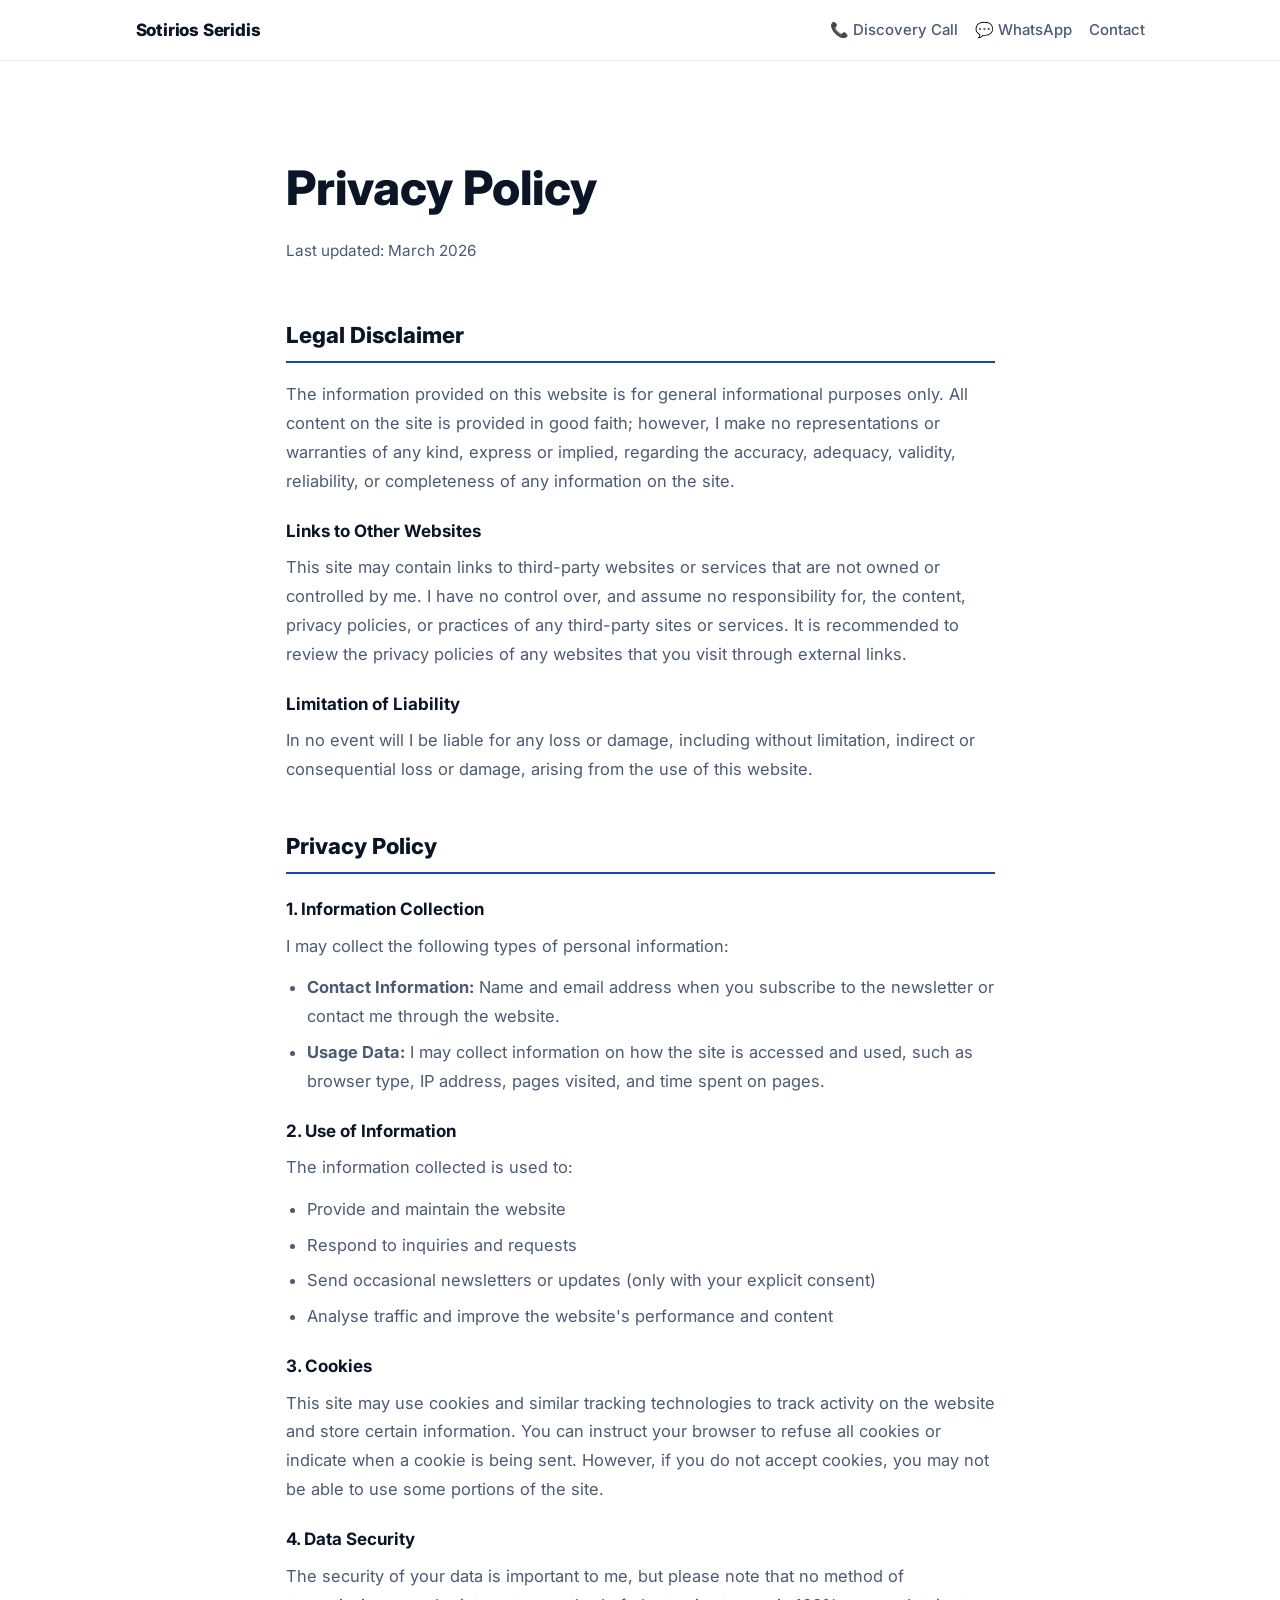
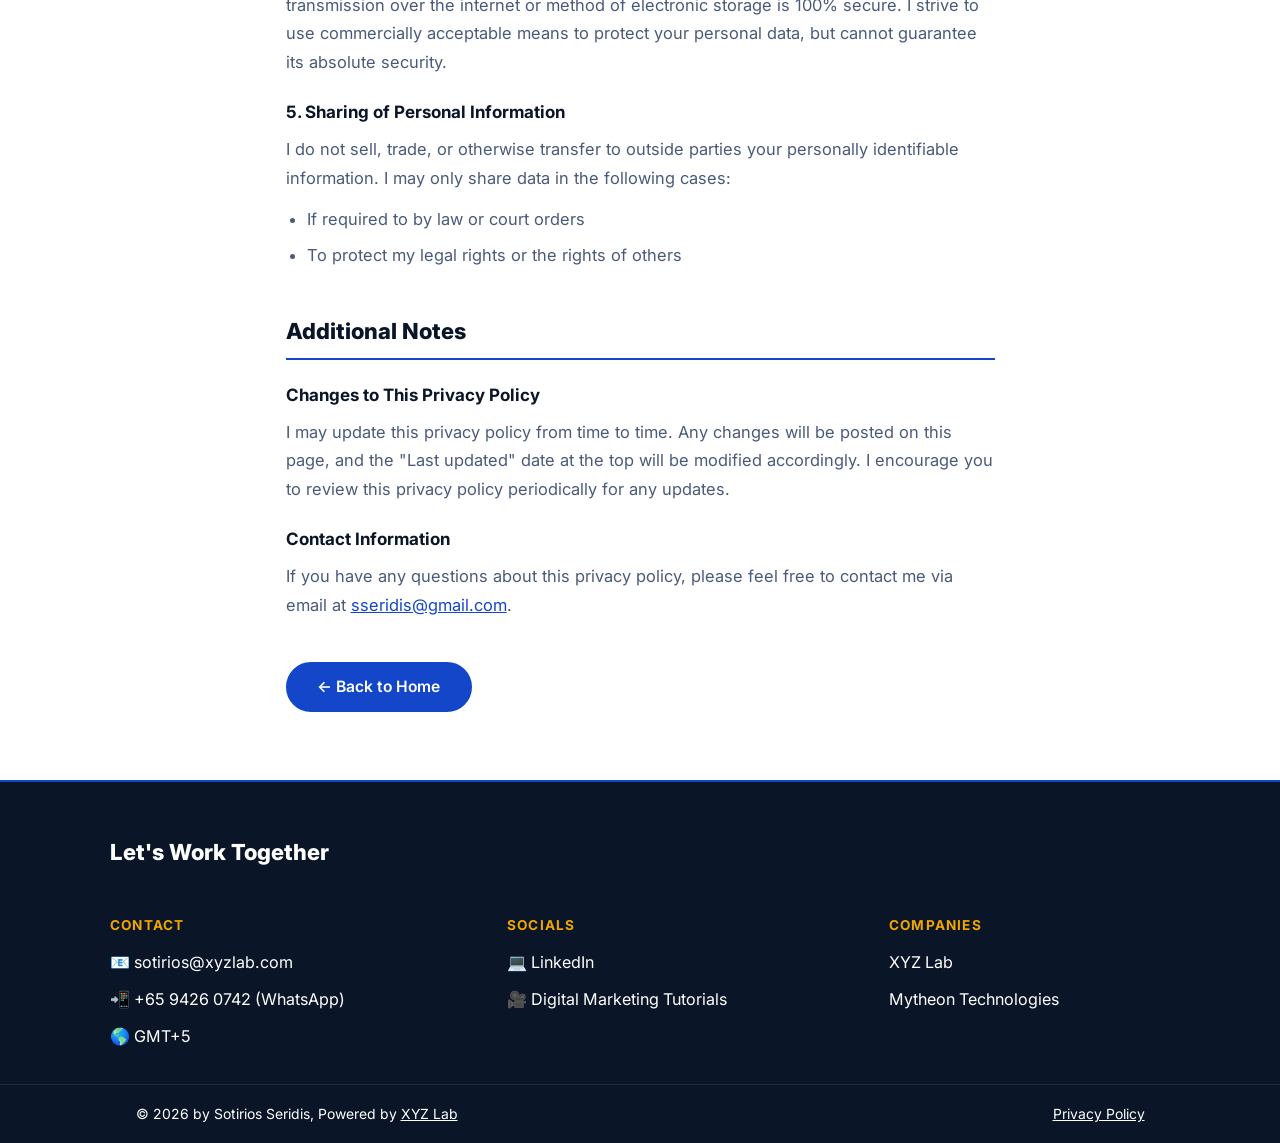
<file: privacy.html>
<!DOCTYPE html>
<html lang="en">
<head>
  <!-- Google Tag Manager -->
  <script>(function(w,d,s,l,i){w[l]=w[l]||[];w[l].push({'gtm.start':
  new Date().getTime(),event:'gtm.js'});var f=d.getElementsByTagName(s)[0],
  j=d.createElement(s),dl=l!='dataLayer'?'&l='+l:'';j.async=true;j.src=
  'https://www.googletagmanager.com/gtm.js?id='+i+dl;f.parentNode.insertBefore(j,f);
  })(window,document,'script','dataLayer','GTM-53PJ25VD');</script>
  <!-- End Google Tag Manager -->
  <meta charset="UTF-8" />
  <meta name="viewport" content="width=device-width, initial-scale=1.0" />
  <title>Privacy Policy – Sotirios Seridis</title>
  <link rel="preconnect" href="https://fonts.googleapis.com" />
  <link rel="preconnect" href="https://fonts.gstatic.com" crossorigin />
  <link href="https://fonts.googleapis.com/css2?family=Inter:wght@400;500;600;700;800&display=swap" rel="stylesheet" />
  <link rel="icon" type="image/x-icon" href="favicon.ico" />
  <link rel="icon" type="image/png" href="favicon.png" />
  <link rel="stylesheet" href="style.css" />
</head>
<body>
  <!-- Google Tag Manager (noscript) -->
  <noscript><iframe src="https://www.googletagmanager.com/ns.html?id=GTM-53PJ25VD"
  height="0" width="0" style="display:none;visibility:hidden"></iframe></noscript>
  <!-- End Google Tag Manager -->

  <!-- NAV -->
  <header class="nav">
    <div class="container nav__inner">
      <a href="index.html" class="nav__logo">Sotirios Seridis</a>
      <nav class="nav__links">
        <a href="https://calendly.com/sotirios/let-s-talk" target="_blank" class="nav__link">📞 Discovery Call</a>
        <a href="https://api.whatsapp.com/send/?phone=6594260742" target="_blank" class="nav__link nav__link--whatsapp">💬 WhatsApp</a>
        <a href="index.html#contact" class="nav__link nav__link--cta">Contact</a>
      </nav>
      <button class="nav__burger" aria-label="Open menu" onclick="toggleMenu()">☰</button>
    </div>
    <div class="nav__mobile" id="mobileMenu">
      <a href="https://calendly.com/sotirios/let-s-talk" target="_blank">📞 Discovery Call</a>
      <a href="https://api.whatsapp.com/send/?phone=6594260742" target="_blank">💬 WhatsApp</a>
      <a href="index.html#contact" onclick="toggleMenu()">Contact</a>
    </div>
  </header>

  <!-- CONTENT -->
  <main class="policy">
    <div class="container policy__inner">

      <h1 class="policy__title">Privacy Policy</h1>
      <p class="policy__updated">Last updated: March 2026</p>

      <section class="policy__section">
        <h2>Legal Disclaimer</h2>
        <p>The information provided on this website is for general informational purposes only. All content on the site is provided in good faith; however, I make no representations or warranties of any kind, express or implied, regarding the accuracy, adequacy, validity, reliability, or completeness of any information on the site.</p>

        <h3>Links to Other Websites</h3>
        <p>This site may contain links to third-party websites or services that are not owned or controlled by me. I have no control over, and assume no responsibility for, the content, privacy policies, or practices of any third-party sites or services. It is recommended to review the privacy policies of any websites that you visit through external links.</p>

        <h3>Limitation of Liability</h3>
        <p>In no event will I be liable for any loss or damage, including without limitation, indirect or consequential loss or damage, arising from the use of this website.</p>
      </section>

      <section class="policy__section">
        <h2>Privacy Policy</h2>

        <h3>1. Information Collection</h3>
        <p>I may collect the following types of personal information:</p>
        <ul>
          <li><strong>Contact Information:</strong> Name and email address when you subscribe to the newsletter or contact me through the website.</li>
          <li><strong>Usage Data:</strong> I may collect information on how the site is accessed and used, such as browser type, IP address, pages visited, and time spent on pages.</li>
        </ul>

        <h3>2. Use of Information</h3>
        <p>The information collected is used to:</p>
        <ul>
          <li>Provide and maintain the website</li>
          <li>Respond to inquiries and requests</li>
          <li>Send occasional newsletters or updates (only with your explicit consent)</li>
          <li>Analyse traffic and improve the website's performance and content</li>
        </ul>

        <h3>3. Cookies</h3>
        <p>This site may use cookies and similar tracking technologies to track activity on the website and store certain information. You can instruct your browser to refuse all cookies or indicate when a cookie is being sent. However, if you do not accept cookies, you may not be able to use some portions of the site.</p>

        <h3>4. Data Security</h3>
        <p>The security of your data is important to me, but please note that no method of transmission over the internet or method of electronic storage is 100% secure. I strive to use commercially acceptable means to protect your personal data, but cannot guarantee its absolute security.</p>

        <h3>5. Sharing of Personal Information</h3>
        <p>I do not sell, trade, or otherwise transfer to outside parties your personally identifiable information. I may only share data in the following cases:</p>
        <ul>
          <li>If required to by law or court orders</li>
          <li>To protect my legal rights or the rights of others</li>
        </ul>
      </section>

      <section class="policy__section">
        <h2>Additional Notes</h2>

        <h3>Changes to This Privacy Policy</h3>
        <p>I may update this privacy policy from time to time. Any changes will be posted on this page, and the "Last updated" date at the top will be modified accordingly. I encourage you to review this privacy policy periodically for any updates.</p>

        <h3>Contact Information</h3>
        <p>If you have any questions about this privacy policy, please feel free to contact me via email at <a href="mailto:sseridis@gmail.com">sseridis@gmail.com</a>.</p>
      </section>

      <a href="index.html" class="btn btn--primary">← Back to Home</a>

    </div>
  </main>

  <!-- FOOTER -->
  <footer class="footer">
    <div class="container footer__inner">
      <h3 class="footer__title">Let's Work Together</h3>
      <div class="footer__cols">
        <div>
          <h4 class="footer__subtitle">Contact</h4>
          <ul class="footer__list">
            <li>📧 <a href="mailto:sotirios@xyzlab.com">sotirios@xyzlab.com</a></li>
            <li>📲 <a href="https://api.whatsapp.com/send/?phone=6594260742" target="_blank">+65 9426 0742 (WhatsApp)</a></li>
            <li>🌎 GMT+5</li>
          </ul>
        </div>
        <div>
          <h4 class="footer__subtitle">Socials</h4>
          <ul class="footer__list">
            <li>💻 <a href="https://www.linkedin.com/in/seridis/" target="_blank">LinkedIn</a></li>
            <li>🎥 <a href="https://www.youtube.com/@xyzl" target="_blank">Digital Marketing Tutorials</a></li>
          </ul>
        </div>
        <div>
          <h4 class="footer__subtitle">Companies</h4>
          <ul class="footer__list">
            <li><a href="https://www.xyzlab.com/" target="_blank">XYZ Lab</a></li>
            <li><a href="https://www.mytheon.co/" target="_blank">Mytheon Technologies</a></li>
          </ul>
        </div>
      </div>
    </div>
    <div class="footer__bottom">
      <div class="container footer__bottom-inner">
        <p>© 2026 by Sotirios Seridis, Powered by <a href="https://www.xyzlab.com/" target="_blank" class="footer__link">XYZ Lab</a></p>
        <a href="privacy.html" class="footer__privacy">Privacy Policy</a>
      </div>
    </div>
  </footer>

  <script>
    function toggleMenu() {
      const m = document.getElementById('mobileMenu');
      m.classList.toggle('nav__mobile--open');
    }
  </script>

</body>
</html>
</file>
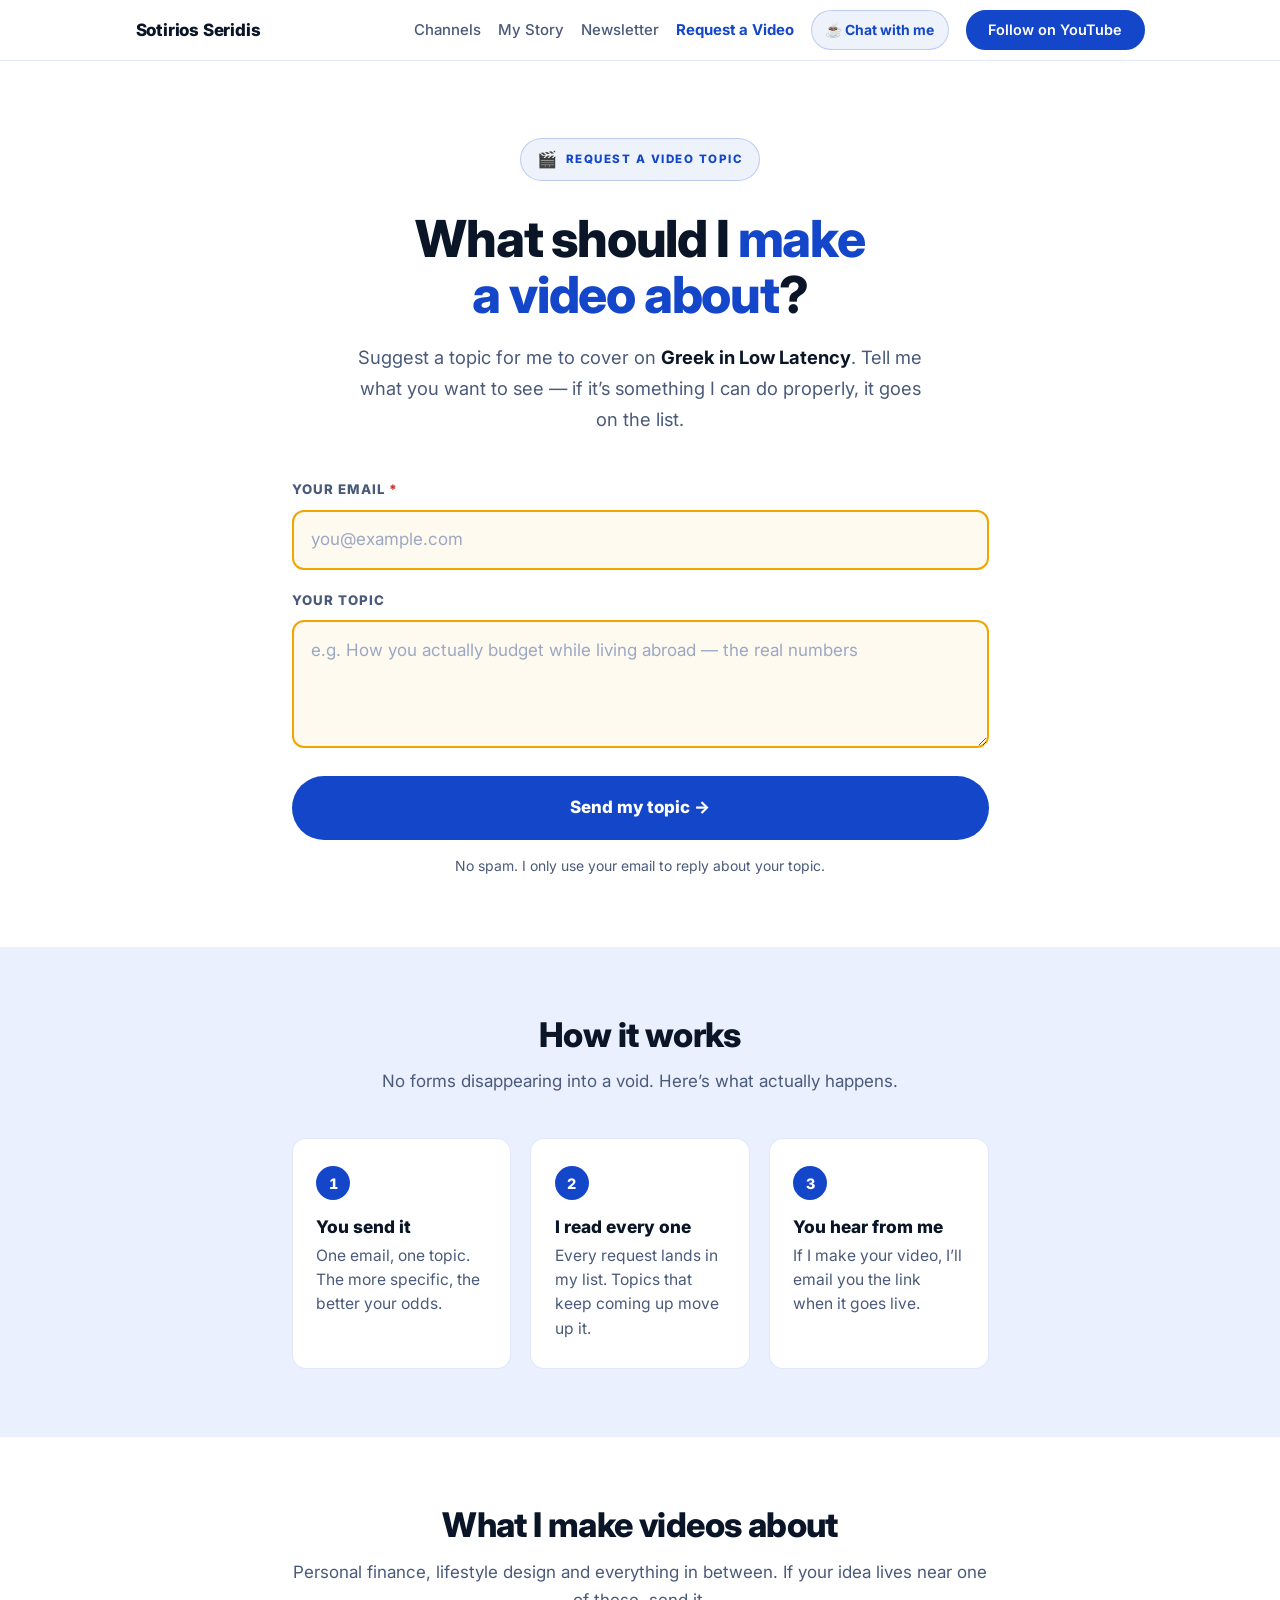
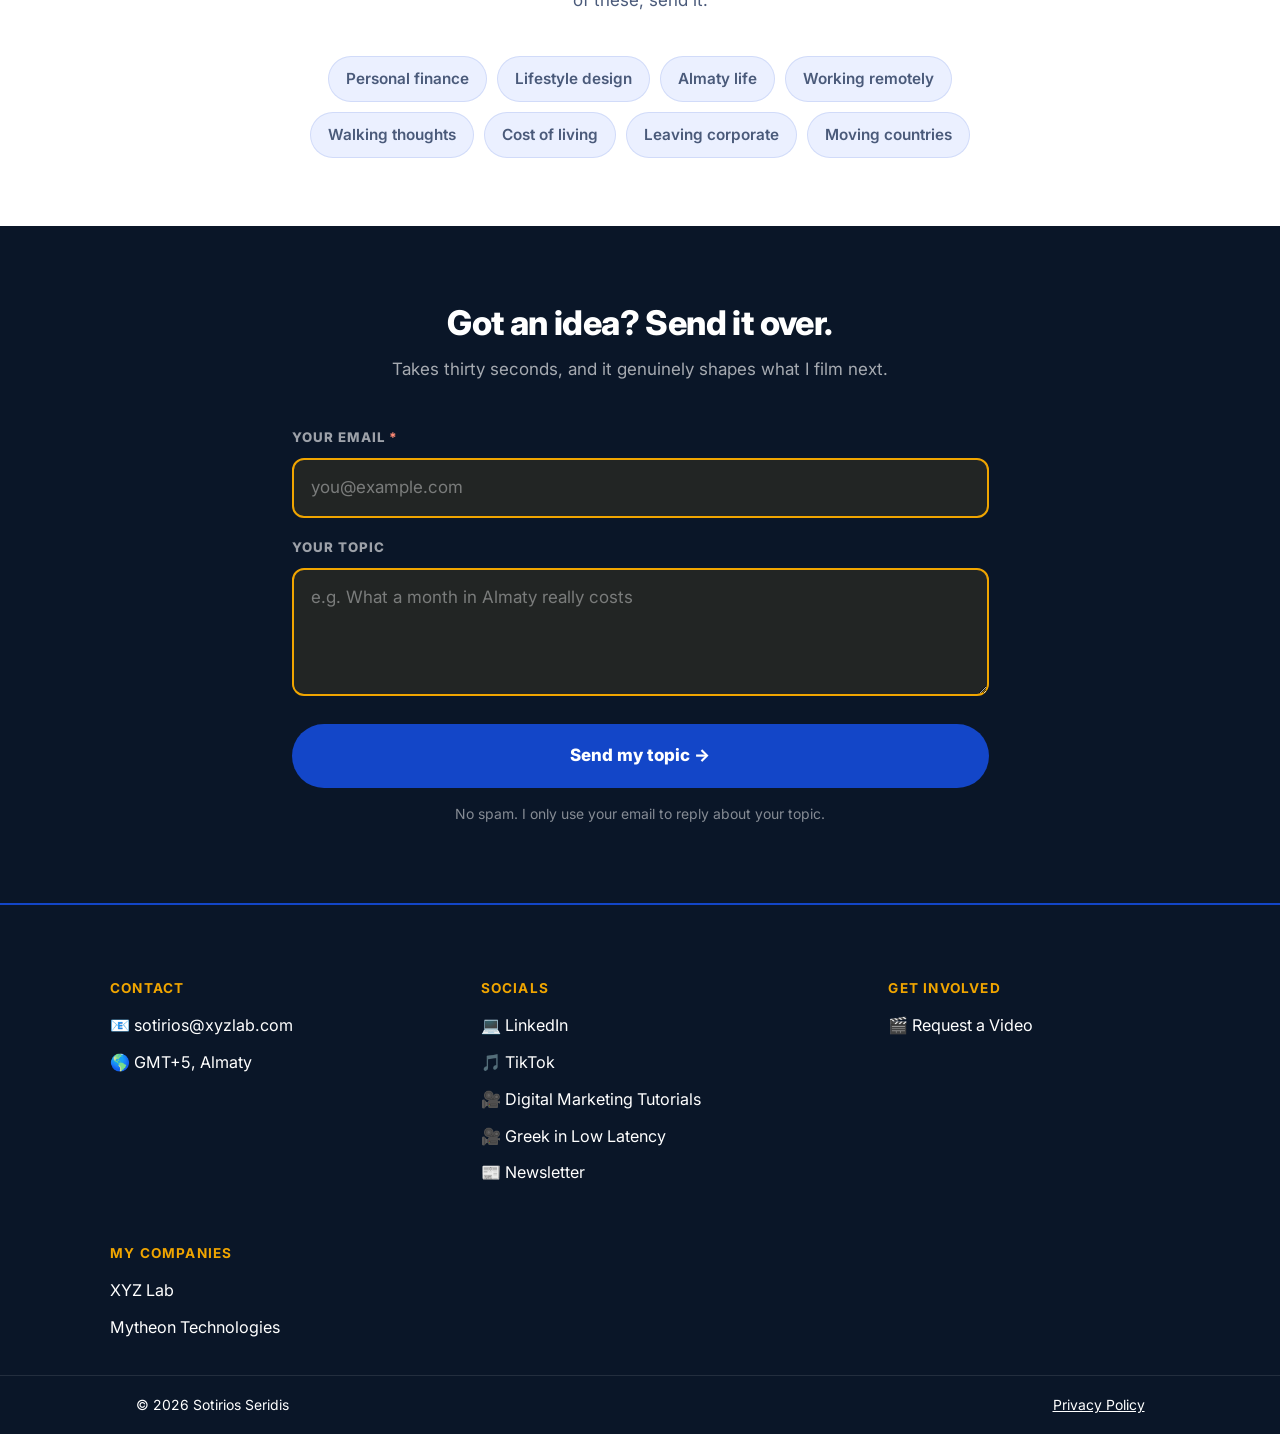
<file: request-video.html>
<!DOCTYPE html>
<html lang="en">
<head>
  <!-- Google Tag Manager -->
  <script>(function(w,d,s,l,i){w[l]=w[l]||[];w[l].push({'gtm.start':
  new Date().getTime(),event:'gtm.js'});var f=d.getElementsByTagName(s)[0],
  j=d.createElement(s),dl=l!='dataLayer'?'&l='+l:'';j.async=true;j.src=
  'https://www.googletagmanager.com/gtm.js?id='+i+dl;f.parentNode.insertBefore(j,f);
  })(window,document,'script','dataLayer','GTM-53PJ25VD');</script>
  <!-- End Google Tag Manager -->
  <meta charset="UTF-8" />
  <meta name="viewport" content="width=device-width, initial-scale=1.0" />
  <title>Request a Video Topic | Sotirios Seridis</title>
  <meta name="description" content="Suggest a topic for me to cover on Greek in Low Latency. Tell me what you want to see and I'll add it to the list." />
  <link rel="canonical" href="https://www.sotirios-seridis.com/request-video" />
  <meta property="og:type" content="website" />
  <meta property="og:url" content="https://www.sotirios-seridis.com/request-video" />
  <meta property="og:title" content="Request a Video Topic | Sotirios Seridis" />
  <meta property="og:description" content="Suggest a topic for me to cover on Greek in Low Latency." />
  <meta property="og:image" content="https://www.sotirios-seridis.com/Sotirios%20Seridis.avif" />
  <meta name="twitter:card" content="summary_large_image" />
  <meta name="twitter:title" content="Request a Video Topic | Sotirios Seridis" />
  <meta name="twitter:description" content="Suggest a topic for me to cover on Greek in Low Latency." />
  <meta name="twitter:image" content="https://www.sotirios-seridis.com/Sotirios%20Seridis.avif" />
  <link rel="preconnect" href="https://fonts.googleapis.com" />
  <link rel="preconnect" href="https://fonts.gstatic.com" crossorigin />
  <link href="https://fonts.googleapis.com/css2?family=Inter:wght@400;500;600;700;800&display=swap" rel="stylesheet" />
  <link rel="icon" type="image/x-icon" href="favicon.ico" />
  <link rel="icon" type="image/png" href="favicon.png" />
  <link rel="stylesheet" href="/style.css?v=202611121042" />
  <style>
    /* ── Request a Video Topic — page styles on top of style.css ── */
    .nav__link--active { color: var(--accent); font-weight: 700; }

    .rv-wrap { max-width: 44rem; margin: 0 auto; padding: 0 1.5rem; }

    /* ── hero ── */
    .rv-hero { padding: 4.5rem 0 4rem; text-align: center; }
    .rv-pill {
      display: inline-flex; align-items: center; gap: 0.5rem;
      font-size: 0.68rem; font-weight: 800; letter-spacing: 1.5px;
      text-transform: uppercase; color: var(--accent);
      background: rgba(19,70,200,0.07);
      border: 1px solid rgba(19,70,200,0.22);
      border-radius: 50px; padding: 0.4rem 0.95rem;
      margin-bottom: 1.75rem;
    }
    .rv-pill span { font-size: 0.95rem; letter-spacing: 0; }
    .rv-h1 {
      font-size: clamp(2rem, 5vw, 3rem); font-weight: 800;
      line-height: 1.1; letter-spacing: -1.2px; color: var(--ink);
      text-wrap: balance; margin-bottom: 1.1rem;
    }
    .rv-h1 span { color: var(--accent); }
    .rv-sub {
      font-size: 1.08rem; color: var(--muted); line-height: 1.7;
      max-width: 34rem; margin: 0 auto 2.5rem;
    }
    .rv-sub strong { color: var(--ink); font-weight: 700; }

    /* ── form ── */
    .rv-form { text-align: left; }
    .rv-field { margin-bottom: 1.1rem; }
    .rv-req { color: #C0392B; font-weight: 800; }
    .rv-cta .rv-req { color: #FF8A75; }
    .rv-sr {
      position: absolute; width: 1px; height: 1px; overflow: hidden;
      clip: rect(0 0 0 0); clip-path: inset(50%); white-space: nowrap;
    }
    .rv-label {
      display: block; font-size: 0.78rem; font-weight: 800;
      letter-spacing: 1px; text-transform: uppercase;
      color: var(--muted); margin-bottom: 0.5rem;
    }
    .rv-input, .rv-textarea {
      width: 100%; font: inherit; font-size: 1rem; color: var(--ink);
      background: rgba(240,165,0,0.06);
      border: 2px solid var(--gold); border-radius: 12px;
      padding: 0.9rem 1.05rem; line-height: 1.5;
      transition: border-color .15s, box-shadow .15s;
    }
    .rv-textarea { min-height: 7.5rem; resize: vertical; }
    .rv-input::placeholder, .rv-textarea::placeholder { color: #9AA8C4; }
    .rv-input:focus, .rv-textarea:focus {
      outline: none; border-color: #C08000; background: var(--bg);
      box-shadow: 0 0 0 4px rgba(240,165,0,0.3);
    }
    .rv-input[aria-invalid="true"], .rv-textarea[aria-invalid="true"] { border-color: #C0392B; background: rgba(192,57,43,0.05); }
    .rv-input[aria-invalid="true"]:focus, .rv-textarea[aria-invalid="true"]:focus {
      box-shadow: 0 0 0 4px rgba(192,57,43,0.16);
    }
    .rv-err {
      display: none; font-size: 0.85rem; font-weight: 600;
      color: #C0392B; margin-top: 0.45rem;
    }
    .rv-err.is-on { display: block; }
    .rv-submit {
      display: block; width: 100%; cursor: pointer;
      font: inherit; font-size: 1rem; font-weight: 800;
      color: #fff; background: var(--accent);
      border: 0; border-radius: 50px; padding: 1rem 1.5rem;
      transition: background .15s, transform .15s;
    }
    .rv-submit:hover:not(:disabled) { background: var(--accent-dk); transform: translateY(-2px); }
    .rv-submit:disabled { opacity: 0.65; cursor: progress; transform: none; }
    .rv-note { font-size: 0.82rem; color: var(--muted); text-align: center; margin-top: 0.85rem; }
    .rv-fail {
      display: none; margin-top: 1rem; padding: 0.9rem 1.1rem;
      font-size: 0.9rem; line-height: 1.6;
      background: rgba(192,57,43,0.07); border: 1px solid rgba(192,57,43,0.3);
      border-radius: 12px; color: #8E2B20;
    }
    .rv-fail.is-on { display: block; }
    .rv-fail a { color: #8E2B20; font-weight: 700; text-decoration: underline; }

    /* ── how it works ── */
    .rv-how { background: var(--surface); padding: 4rem 0; }
    .rv-h2 {
      font-size: clamp(1.5rem, 3vw, 2rem); font-weight: 800;
      letter-spacing: -0.6px; line-height: 1.2; color: var(--ink);
      text-wrap: balance; margin-bottom: 0.7rem; text-align: center;
    }
    .rv-h2--light { color: #fff; }
    .rv-lede { font-size: 1rem; color: var(--muted); line-height: 1.65; text-align: center; margin-bottom: 2.5rem; }
    .rv-lede--light { color: rgba(255,255,255,0.64); }
    .rv-steps { display: grid; grid-template-columns: repeat(3, 1fr); gap: 1.1rem; }
    .rv-step {
      background: var(--bg); border: 1px solid var(--border);
      border-radius: 14px; padding: 1.6rem 1.4rem;
    }
    .rv-step__n {
      display: flex; align-items: center; justify-content: center;
      width: 2rem; height: 2rem; border-radius: 50%;
      background: var(--accent); color: #fff;
      font-size: 0.85rem; font-weight: 800; font-variant-numeric: tabular-nums;
      margin-bottom: 0.9rem;
    }
    .rv-step__t { font-size: 1.02rem; font-weight: 800; color: var(--ink); line-height: 1.3; margin-bottom: 0.35rem; }
    .rv-step__d { font-size: 0.92rem; color: var(--muted); line-height: 1.55; }

    /* ── topic ideas ── */
    .rv-ideas { padding: 4rem 0; }
    .rv-tags { display: flex; flex-wrap: wrap; gap: 0.6rem; justify-content: center; }
    .rv-tag {
      font-size: 0.9rem; font-weight: 600; color: var(--muted);
      background: var(--surface); border: 1px solid var(--border);
      border-radius: 50px; padding: 0.5rem 1rem;
    }

    /* ── bottom CTA ── */
    .rv-cta { background: var(--dark); padding: 4.5rem 0; }
    .rv-cta .rv-label { color: rgba(255,255,255,0.6); }
    .rv-cta .rv-input, .rv-cta .rv-textarea {
      background: rgba(240,165,0,0.1); color: #fff;
      border-color: var(--gold);
    }
    .rv-cta .rv-input::placeholder, .rv-cta .rv-textarea::placeholder { color: rgba(255,255,255,0.4); }
    .rv-cta .rv-input:focus, .rv-cta .rv-textarea:focus {
      border-color: #FFC24D; background: rgba(240,165,0,0.16);
      box-shadow: 0 0 0 4px rgba(240,165,0,0.34);
    }
    .rv-cta .rv-note { color: rgba(255,255,255,0.5); }
    .rv-cta .rv-err { color: #FFB3A7; }
    .rv-cta .rv-input[aria-invalid="true"], .rv-cta .rv-textarea[aria-invalid="true"] { border-color: #FF8A75; background: rgba(255,138,117,0.12); }
    .rv-cta .rv-fail { background: rgba(255,138,117,0.1); border-color: rgba(255,138,117,0.4); color: #FFC9BF; }
    .rv-cta .rv-fail a { color: #FFC9BF; }

    /* ── thank you modal ── */
    .rv-modal {
      position: fixed; inset: 0; z-index: 400;
      display: none; align-items: center; justify-content: center;
      padding: 1.5rem; background: rgba(10,22,40,0.72);
    }
    .rv-modal.is-open { display: flex; }
    .rv-modal__card {
      background: var(--bg); border-radius: 20px;
      padding: 2.5rem 2.25rem 2rem; max-width: 27rem; width: 100%;
      text-align: center; box-shadow: 0 30px 70px rgba(0,0,0,0.42);
      animation: rvPop .22s ease-out;
    }
    @keyframes rvPop { from { opacity: 0; transform: translateY(12px) scale(.97); } }
    .rv-modal__emoji { font-size: 3rem; line-height: 1; display: block; margin-bottom: 1.1rem; }
    .rv-modal__h {
      font-size: 1.6rem; font-weight: 800; letter-spacing: -0.5px;
      line-height: 1.2; color: var(--ink); text-wrap: balance; margin-bottom: 0.75rem;
    }
    .rv-modal__p { font-size: 1rem; color: var(--muted); line-height: 1.65; margin-bottom: 1.5rem; }
    .rv-modal__p strong { color: var(--ink); font-weight: 700; }
    .rv-modal__next {
      text-align: left; background: var(--surface);
      border-radius: 12px; padding: 1.1rem 1.25rem; margin-bottom: 1.6rem;
      list-style: none; display: flex; flex-direction: column; gap: 0.6rem;
    }
    .rv-modal__next li {
      font-size: 0.92rem; color: var(--muted); line-height: 1.5;
      padding-left: 1.6rem; position: relative;
    }
    .rv-modal__next li::before {
      content: '\2713'; position: absolute; left: 0; top: 0;
      color: var(--accent); font-weight: 800;
    }
    .rv-modal__close {
      display: block; width: 100%; cursor: pointer;
      font: inherit; font-size: 1rem; font-weight: 800; color: #fff;
      background: var(--accent); border: 0; border-radius: 50px; padding: 0.9rem 1.5rem;
      transition: background .15s;
    }
    .rv-modal__close:hover { background: var(--accent-dk); }

    @media (prefers-reduced-motion: reduce) {
      .rv-modal__card { animation: none; }
      .rv-submit:hover:not(:disabled) { transform: none; }
    }
    @media (max-width: 720px) {
      .rv-hero { padding: 3rem 0 2.75rem; }
      .rv-steps { grid-template-columns: 1fr; }
      .rv-how, .rv-ideas, .rv-cta { padding: 3.25rem 0; }
      .rv-modal__card { padding: 2rem 1.5rem 1.6rem; }
    }
  </style>
</head>
<body>
  <!-- Google Tag Manager (noscript) -->
  <noscript><iframe src="https://www.googletagmanager.com/ns.html?id=GTM-53PJ25VD"
  height="0" width="0" style="display:none;visibility:hidden"></iframe></noscript>
  <!-- End Google Tag Manager -->

  <!-- NAV -->
  <header class="nav">
    <div class="container nav__inner">
      <a href="/" class="nav__logo">Sotirios&nbsp;Seridis</a>
      <nav class="nav__links">
        <a href="/#channels" class="nav__link">Channels</a>
        <a href="/#story" class="nav__link">My Story</a>
        <a href="/#newsletter" class="nav__link">Newsletter</a>
        <a href="/request-video" class="nav__link nav__link--active" aria-current="page">Request a Video</a>
        <a href="/#chat" class="nav__chat">&#9749;&nbsp;Chat&nbsp;with&nbsp;me</a>
        <a href="https://www.youtube.com/@GreekInLowLatency" target="_blank" rel="noopener noreferrer" class="btn btn--primary btn--sm">Follow on YouTube</a>
      </nav>
      <button class="nav__burger" aria-label="Open menu" onclick="toggleMenu()">☰</button>
    </div>
    <div class="nav__mobile" id="mobileMenu">
      <a href="/#channels" onclick="toggleMenu()">Channels</a>
      <a href="/#story" onclick="toggleMenu()">My Story</a>
      <a href="/#newsletter" onclick="toggleMenu()">Newsletter</a>
      <a href="/#chat" onclick="toggleMenu()">Chat with me</a>
      <a href="/request-video" onclick="toggleMenu()">Request a Video</a>
      <a href="https://www.tiktok.com/@greek.in.low.latency" target="_blank">TikTok</a>
      <a href="https://www.linkedin.com/in/seridis/" target="_blank">LinkedIn</a>
      <a href="https://www.youtube.com/@GreekInLowLatency" target="_blank">YouTube</a>
    </div>
  </header>

  <!-- 2. HERO -->
  <section class="rv-hero">
    <div class="rv-wrap">
      <p class="rv-pill"><span aria-hidden="true">&#127916;</span>Request a Video Topic</p>
      <h1 class="rv-h1">What should I <span>make a video about</span>?</h1>
      <p class="rv-sub">Suggest a topic for me to cover on <strong>Greek in Low Latency</strong>. Tell me what you want to see &mdash; if it&rsquo;s something I can do properly, it goes on the list.</p>

      <form class="rv-form" id="rvFormTop" novalidate>
        <div class="rv-field">
          <label class="rv-label" for="rvEmailTop">Your email <span class="rv-req" aria-hidden="true">*</span><span class="rv-sr">(required)</span></label>
          <input class="rv-input" type="email" id="rvEmailTop" name="email"
                 placeholder="you@example.com" autocomplete="email" required />
          <p class="rv-err" id="rvEmailErrTop">Please enter a valid email address.</p>
        </div>
        <div class="rv-field">
          <label class="rv-label" for="rvTopicTop">Your topic</label>
          <textarea class="rv-textarea" id="rvTopicTop" name="topic"
                    placeholder="e.g. How you actually budget while living abroad &mdash; the real numbers" required></textarea>
          <p class="rv-err" id="rvTopicErrTop">Please add a topic.</p>
        </div>
        <button class="rv-submit" type="submit">Send my topic &rarr;</button>
        <p class="rv-note">No spam. I only use your email to reply about your topic.</p>
        <div class="rv-fail" id="rvFailTop" role="alert"></div>
      </form>
    </div>
  </section>

  <!-- 3. HOW IT WORKS -->
  <section class="rv-how">
    <div class="rv-wrap">
      <h2 class="rv-h2">How it works</h2>
      <p class="rv-lede">No forms disappearing into a void. Here&rsquo;s what actually happens.</p>
      <div class="rv-steps">
        <div class="rv-step">
          <span class="rv-step__n">1</span>
          <p class="rv-step__t">You send it</p>
          <p class="rv-step__d">One email, one topic. The more specific, the better your odds.</p>
        </div>
        <div class="rv-step">
          <span class="rv-step__n">2</span>
          <p class="rv-step__t">I read every one</p>
          <p class="rv-step__d">Every request lands in my list. Topics that keep coming up move up it.</p>
        </div>
        <div class="rv-step">
          <span class="rv-step__n">3</span>
          <p class="rv-step__t">You hear from me</p>
          <p class="rv-step__d">If I make your video, I&rsquo;ll email you the link when it goes live.</p>
        </div>
      </div>
    </div>
  </section>

  <!-- 4. WHAT I COVER -->
  <section class="rv-ideas">
    <div class="rv-wrap">
      <h2 class="rv-h2">What I make videos about</h2>
      <p class="rv-lede">Personal finance, lifestyle design and everything in between. If your idea lives near one of these, send it.</p>
      <div class="rv-tags">
        <span class="rv-tag">Personal finance</span>
        <span class="rv-tag">Lifestyle design</span>
        <span class="rv-tag">Almaty life</span>
        <span class="rv-tag">Working remotely</span>
        <span class="rv-tag">Walking thoughts</span>
        <span class="rv-tag">Cost of living</span>
        <span class="rv-tag">Leaving corporate</span>
        <span class="rv-tag">Moving countries</span>
      </div>
    </div>
  </section>

  <!-- 5. BOTTOM CTA -->
  <section class="rv-cta">
    <div class="rv-wrap">
      <h2 class="rv-h2 rv-h2--light">Got an idea? Send it over.</h2>
      <p class="rv-lede rv-lede--light">Takes thirty seconds, and it genuinely shapes what I film next.</p>

      <form class="rv-form" id="rvFormBottom" novalidate>
        <div class="rv-field">
          <label class="rv-label" for="rvEmailBottom">Your email <span class="rv-req" aria-hidden="true">*</span><span class="rv-sr">(required)</span></label>
          <input class="rv-input" type="email" id="rvEmailBottom" name="email"
                 placeholder="you@example.com" autocomplete="email" required />
          <p class="rv-err" id="rvEmailErrBottom">Please enter a valid email address.</p>
        </div>
        <div class="rv-field">
          <label class="rv-label" for="rvTopicBottom">Your topic</label>
          <textarea class="rv-textarea" id="rvTopicBottom" name="topic"
                    placeholder="e.g. What a month in Almaty really costs" required></textarea>
          <p class="rv-err" id="rvTopicErrBottom">Please add a topic.</p>
        </div>
        <button class="rv-submit" type="submit">Send my topic &rarr;</button>
        <p class="rv-note">No spam. I only use your email to reply about your topic.</p>
        <div class="rv-fail" id="rvFailBottom" role="alert"></div>
      </form>
    </div>
  </section>

  <!-- FOOTER -->
  <footer class="footer">
    <div class="container footer__inner">
      <div class="footer__cols">
        <div>
          <h4 class="footer__subtitle">Contact</h4>
          <ul class="footer__list">
            <li>📧 <a href="mailto:sotirios@xyzlab.com">sotirios@xyzlab.com</a></li>
            <li>🌎 GMT+5, Almaty</li>
          </ul>
        </div>
        <div>
          <h4 class="footer__subtitle">Socials</h4>
          <ul class="footer__list">
            <li>💻 <a href="https://www.linkedin.com/in/seridis/" target="_blank">LinkedIn</a></li>
            <li>🎵 <a href="https://www.tiktok.com/@greek.in.low.latency" target="_blank">TikTok</a></li>
            <li>🎥 <a href="https://www.youtube.com/@xyzl" target="_blank">Digital Marketing Tutorials</a></li>
            <li>🎥 <a href="https://www.youtube.com/@GreekInLowLatency" target="_blank">Greek in Low Latency</a></li>
            <li>📰 <a href="https://sotirios.beehiiv.com/subscribe" target="_blank">Newsletter</a></li>
          </ul>
        </div>
        <div>
          <h4 class="footer__subtitle">Get Involved</h4>
          <ul class="footer__list">
            <li>🎬 <a href="/request-video">Request a Video</a></li>
          </ul>
        </div>
        <div>
          <h4 class="footer__subtitle">My Companies</h4>
          <ul class="footer__list">
            <li><a href="https://www.xyzlab.com/" target="_blank">XYZ Lab</a></li>
            <li><a href="https://www.mytheon.co/" target="_blank">Mytheon Technologies</a></li>
          </ul>
        </div>
      </div>
    </div>
    <div class="footer__bottom">
      <div class="container footer__bottom-inner">
        <p>© 2026 Sotirios Seridis</p>
        <a href="/privacy.html" class="footer__privacy">Privacy Policy</a>
      </div>
    </div>
  </footer>

  <!-- 7. THANK YOU MODAL -->
  <div class="rv-modal" id="rvModal" role="dialog" aria-modal="true"
       aria-labelledby="rvModalH" aria-describedby="rvModalP">
    <div class="rv-modal__card">
      <span class="rv-modal__emoji" aria-hidden="true">&#127916;</span>
      <h2 class="rv-modal__h" id="rvModalH">Got it &mdash; thank you!</h2>
      <p class="rv-modal__p" id="rvModalP">Your topic is in my list. I read <strong>every single one</strong>.</p>
      <ul class="rv-modal__next">
        <li>I go through new requests every week</li>
        <li>Topics that keep coming up get made first</li>
        <li>If yours becomes a video, I&rsquo;ll email you the link</li>
      </ul>
      <button class="rv-modal__close" type="button" id="rvModalClose">Close</button>
    </div>
  </div>

  <script>
  (function () {
    'use strict';

    /* ───────────────────────────────────────────────────────────────
       WEBHOOK — the Zapier catch hook that receives video topic
       requests. Posted form-encoded with four flat fields:
       email, topic, source ("hero" | "bottom_cta"), submitted_at.
       ─────────────────────────────────────────────────────────────── */
    var WEBHOOK_URL = 'https://hooks.zapier.com/hooks/catch/6107620/49n5znc/';

    var CONTACT_EMAIL = 'sotirios@xyzlab.com';
    var EMAIL_RE = /^[^\s@]+@[^\s@]+\.[^\s@]{2,}$/;

    var modal      = document.getElementById('rvModal');
    var modalClose = document.getElementById('rvModalClose');
    var lastFocus  = null;

    function openModal(trigger) {
      lastFocus = trigger || document.activeElement;
      modal.classList.add('is-open');
      document.body.style.overflow = 'hidden';
      modalClose.focus();
    }
    function closeModal() {
      modal.classList.remove('is-open');
      document.body.style.overflow = '';
      if (lastFocus && lastFocus.focus) lastFocus.focus();
    }
    modalClose.addEventListener('click', closeModal);
    modal.addEventListener('click', function (e) { if (e.target === modal) closeModal(); });
    document.addEventListener('keydown', function (e) {
      if (e.key === 'Escape' && modal.classList.contains('is-open')) closeModal();
      /* keep focus inside the dialog — it holds a single control */
      if (e.key === 'Tab' && modal.classList.contains('is-open')) {
        e.preventDefault(); modalClose.focus();
      }
    });

    function setError(field, errEl, on) {
      field.setAttribute('aria-invalid', on ? 'true' : 'false');
      errEl.classList.toggle('is-on', on);
    }

    function wire(formId, emailId, topicId, emailErrId, topicErrId, failId, source) {
      var form     = document.getElementById(formId);
      var email    = document.getElementById(emailId);
      var topic    = document.getElementById(topicId);
      var emailErr = document.getElementById(emailErrId);
      var topicErr = document.getElementById(topicErrId);
      var fail     = document.getElementById(failId);
      var submit   = form.querySelector('.rv-submit');
      if (!form) return;

      email.addEventListener('input', function () { if (email.getAttribute('aria-invalid') === 'true') setError(email, emailErr, false); });
      topic.addEventListener('input', function () { if (topic.getAttribute('aria-invalid') === 'true') setError(topic, topicErr, false); });

      form.addEventListener('submit', function (e) {
        e.preventDefault();                      /* never navigate away */
        fail.classList.remove('is-on');

        var emailVal = email.value.trim();
        var topicVal = topic.value.trim();
        var bad = false;

        if (!EMAIL_RE.test(emailVal)) { setError(email, emailErr, true); bad = true; }
        else                          { setError(email, emailErr, false); }

        if (!topicVal)                { setError(topic, topicErr, true); bad = true; }
        else                          { setError(topic, topicErr, false); }

        if (bad) {
          (email.getAttribute('aria-invalid') === 'true' ? email : topic).focus();
          return;
        }

        submit.disabled = true;
        var original = submit.textContent;
        submit.textContent = 'Sending…';

        /* analytics */
        window.dataLayer = window.dataLayer || [];
        window.dataLayer.push({
          event: 'video_request',
          email: emailVal,
          topic: topicVal,
          form_location: source
        });

        var done = function () {
          submit.disabled = false;
          submit.textContent = original;
        };

        var payload = new URLSearchParams({
          email: emailVal,
          topic: topicVal,
          source: '',
          submitted_at: new Date().toISOString()
        });

        fetch(WEBHOOK_URL, {
          method: 'POST',
          headers: { 'Content-Type': 'application/x-www-form-urlencoded' },
          body: payload.toString()
        })
        .then(function (res) {
          if (!res.ok) throw new Error('HTTP ' + res.status);
          done();
          form.reset();
          openModal(submit);
        })
        .catch(function () {
          /* Don't claim success we didn't get — give them a way through. */
          done();
          fail.innerHTML = 'Something went wrong sending that. Please try again, or email your topic '
            + 'straight to <a href="mailto:' + CONTACT_EMAIL + '?subject=Video%20topic%20request">'
            + CONTACT_EMAIL + '</a>.';
          fail.classList.add('is-on');
        });
      });
    }

    wire('rvFormTop',    'rvEmailTop',    'rvTopicTop',    'rvEmailErrTop',    'rvTopicErrTop',    'rvFailTop',    'hero');
    wire('rvFormBottom', 'rvEmailBottom', 'rvTopicBottom', 'rvEmailErrBottom', 'rvTopicErrBottom', 'rvFailBottom', 'bottom_cta');
  })();
  </script>
  <script>
    function toggleMenu() {
      document.getElementById('mobileMenu').classList.toggle('nav__mobile--open');
    }
    document.querySelectorAll('a[target="_blank"]').forEach(a => {
      a.rel = 'noopener noreferrer';
    });
  </script>
</body>
</html>
</file>
<file: style.css>
/* ============================================================
   SOTIRIOS SERIDIS — Reset Call
   ============================================================ */

*, *::before, *::after { box-sizing: border-box; margin: 0; padding: 0; }

:root {
  --bg:         #FFFFFF;
  --ink:        #0A1628;
  --accent:     #1346C8;
  --accent-dk:  #0D3BAA;
  --muted:      #4A5A7A;
  --surface:    #EBF0FF;
  --surface-2:  #D6E1FF;
  --dark:       #0A1628;
  --dark-2:     #142040;
  --gold:       #F0A500;
  --border:     rgba(19,70,200,0.12);
  --radius:     10px;
  --max-w:      1060px;
}

html { scroll-behavior: smooth; font-size: 17px; }

body {
  font-family: 'Inter', -apple-system, BlinkMacSystemFont, 'Segoe UI', sans-serif;
  color: var(--ink);
  background: var(--bg);
  line-height: 1.75;
  -webkit-font-smoothing: antialiased;
}

a { color: inherit; text-decoration: none; }

.container {
  max-width: var(--max-w);
  margin: 0 auto;
  padding: 0 1.5rem;
}

/* ── BUTTONS ── */
.btn {
  display: inline-block;
  padding: 0.8rem 1.75rem;
  border-radius: 50px;
  font-weight: 600;
  font-size: 0.92rem;
  cursor: pointer;
  transition: all 0.18s;
  line-height: 1.2;
  white-space: nowrap;
  border: 2px solid transparent;
}
.btn--primary { background: var(--accent); color: #fff; border-color: var(--accent); }
.btn--primary:hover { background: var(--accent-dk); border-color: var(--accent-dk); transform: translateY(-1px); }
.btn--ghost { background: transparent; color: var(--ink); border-color: var(--border); }
.btn--ghost:hover { border-color: var(--accent); color: var(--accent); }
.btn--ghost-light { background: transparent; color: #fff; border-color: rgba(255,255,255,0.35); }
.btn--ghost-light:hover { border-color: #fff; background: rgba(255,255,255,0.08); }
.btn--sm { padding: 0.55rem 1.2rem; font-size: 0.85rem; }

/* ── SECTION HELPERS ── */
.eyebrow {
  font-size: 0.85rem;
  font-weight: 700;
  letter-spacing: 1.5px;
  text-transform: uppercase;
  color: var(--gold);
  margin-bottom: 1rem;
  font-family: 'Courier New', monospace;
}
.eyebrow--muted { color: var(--muted); }
.eyebrow--light { color: var(--gold); }
.section-title {
  font-size: clamp(1.6rem, 3vw, 2.2rem);
  font-weight: 800;
  color: var(--ink);
  line-height: 1.2;
  letter-spacing: -0.3px;
  margin-bottom: 0.75rem;
}
.section-title--light { color: #fff; }
.section-title--xl { font-size: clamp(2rem, 4.5vw, 3rem); }
.section-sub {
  color: var(--muted);
  max-width: 560px;
  margin-bottom: 2.5rem;
  font-size: 1rem;
}
.section-sub--light { color: #fff; }

/* ── NAV ── */
.nav {
  position: sticky;
  top: 0;
  z-index: 100;
  background: rgba(255,255,255,0.94);
  border-bottom: 1px solid var(--border);
  backdrop-filter: blur(10px);
  -webkit-backdrop-filter: blur(10px);
}
.nav__inner {
  display: flex;
  align-items: center;
  justify-content: space-between;
  height: 60px;
}
.nav__logo { font-weight: 800; font-size: 1rem; color: var(--ink); letter-spacing: -0.2px; }
.nav__links { display: flex; align-items: center; gap: 1rem; margin-left: 1.5rem; }
.nav__link { color: var(--muted); font-size: 0.88rem; font-weight: 500; white-space: nowrap; transition: color 0.15s; }
.nav__link:hover { color: var(--ink); }
.nav__burger { display: none; background: none; border: none; color: var(--ink); font-size: 1.4rem; cursor: pointer; }
.nav__mobile {
  display: none; flex-direction: column;
  background: var(--bg); padding: 1rem 1.5rem; gap: 1rem;
  border-top: 1px solid var(--border);
}
.nav__mobile a { color: var(--ink); font-size: 1rem; font-weight: 500; }
.nav__mobile .btn { text-align: center; }
.nav__mobile--open { display: flex; }

/* ── HERO ── */
.hero {
  position: relative;
  overflow: hidden;
  background: var(--dark);
  padding: 6rem 0 5.5rem;
  isolation: isolate;
}
.hero__glow {
  position: absolute; inset: 0; z-index: -1; pointer-events: none;
  background:
    radial-gradient(60rem 34rem at 12% 8%, rgba(19,70,200,0.42), transparent 62%),
    radial-gradient(42rem 28rem at 88% 96%, rgba(240,165,0,0.14), transparent 60%);
}
.hero__inner { display: flex; align-items: center; gap: 4rem; max-width: var(--max-w); }
.hero__content { flex: 1; min-width: 0; }

.hero__eyebrow {
  display: inline-flex; align-items: center; gap: 0.55rem;
  font-size: 0.7rem; font-weight: 800; letter-spacing: 1.8px;
  text-transform: uppercase; color: var(--gold);
  background: rgba(240,165,0,0.1);
  border: 1px solid rgba(240,165,0,0.3);
  border-radius: 50px; padding: 0.4rem 0.9rem 0.4rem 0.75rem;
  margin-bottom: 1.9rem;
}
.hero__pulse {
  width: 7px; height: 7px; border-radius: 50%;
  background: var(--gold); flex-shrink: 0;
  box-shadow: 0 0 0 0 rgba(240,165,0,0.6);
  animation: heroPulse 2.4s ease-out infinite;
}
@keyframes heroPulse {
  0%   { box-shadow: 0 0 0 0 rgba(240,165,0,0.55); }
  70%  { box-shadow: 0 0 0 7px rgba(240,165,0,0); }
  100% { box-shadow: 0 0 0 0 rgba(240,165,0,0); }
}

.hero__h1 {
  font-size: clamp(2.2rem, 4.8vw, 3.35rem);
  font-weight: 800; line-height: 1.08; letter-spacing: -1.4px;
  color: #fff; margin-bottom: 1.5rem;
}
.hero__h1 span { color: var(--gold); }

.hero__sub {
  font-size: 1.08rem; color: rgba(255,255,255,0.64);
  line-height: 1.7; max-width: 32rem; margin-bottom: 2.25rem;
}
.hero__sub strong { color: #fff; font-weight: 700; }

.hero__ctas { display: flex; gap: 0.75rem; flex-wrap: wrap; align-items: center; }
.hero__ctas .btn--lg { padding-left: 1.6rem; padding-right: 1.6rem; }
.hero__social {
  display: inline-flex; align-items: center; gap: 0.6rem;
  color: #fff; font-weight: 700;
  border-color: transparent;
}
.hero__social-icon { width: 20px; height: 20px; flex-shrink: 0; fill: currentColor; }
.hero__social--yt { background: #FF0000; }
.hero__social--yt:hover { background: #d90000; transform: translateY(-2px); }
.hero__social--chat { background: var(--surface); color: var(--accent); }
.hero__social--chat:hover { background: var(--surface-2); transform: translateY(-2px); }
.hero__social-emoji { font-size: 1.05rem; line-height: 1; }

/* ── HERO "currently" CARD ── */
.hero__card {
  flex-shrink: 0; width: 21.5rem; position: relative;
  background: #fff; border-radius: 18px;
  padding: 2rem 1.9rem 1.9rem;
  box-shadow: 0 24px 60px rgba(0,0,0,0.38);
}
.hero__card::before {
  content: ''; position: absolute; left: 0; right: 0; top: 0; height: 4px;
  background: var(--gold); border-radius: 18px 18px 0 0;
}
.hero__card-eye {
  display: flex; align-items: center; gap: 0.5rem;
  font-size: 0.68rem; font-weight: 800; letter-spacing: 1.5px;
  text-transform: uppercase; color: var(--accent); margin-bottom: 1rem;
}
.hero__card-eye span { font-size: 1rem; letter-spacing: 0; }
.hero__card-h {
  font-size: 1.6rem; font-weight: 800; letter-spacing: -0.6px;
  line-height: 1.2; color: var(--ink); margin-bottom: 0.7rem;
}
.hero__card-h span { color: var(--accent); }
.hero__card-sub { font-size: 0.95rem; color: var(--muted); line-height: 1.6; margin-bottom: 1.4rem; }
.hero__card-sub strong { color: var(--ink); font-weight: 700; }
.hero__card-list {
  list-style: none; display: flex; flex-direction: column; gap: 0.7rem;
  padding-top: 1.3rem; border-top: 1px solid var(--border);
}
.hero__card-list li {
  font-size: 0.92rem; color: var(--muted); line-height: 1.5;
  padding-left: 1.6rem; position: relative;
}
.hero__card-list li::before {
  content: '\25B8'; position: absolute; left: 0; top: 0;
  color: var(--accent); font-weight: 800;
}

@media (prefers-reduced-motion: reduce) { .hero__pulse { animation: none; } }

@media (max-width: 900px) {
  .hero { padding: 4.5rem 0 4rem; }
  .hero__inner { flex-direction: column; align-items: stretch; gap: 2.75rem; }
  .hero__card { width: 100%; max-width: 30rem; padding: 1.75rem 1.6rem 1.6rem; }
  .hero__sub { max-width: none; }
}
@media (max-width: 460px) {
  .hero__h1 { letter-spacing: -0.8px; }
}

/* ══ CHANNELS ══ */
.channels { background: var(--bg); padding: 5rem 0; }
.channels .section-sub { margin-bottom: 3rem; }
.channels__grid { display: grid; grid-template-columns: repeat(2, 1fr); gap: 1.5rem; }
.chan {
  display: flex; flex-direction: column; align-items: flex-start;
  background: var(--surface); border: 1px solid var(--border);
  border-radius: 16px; padding: 2.25rem;
  transition: transform .18s, box-shadow .18s, border-color .18s;
}
.chan:hover { transform: translateY(-4px); box-shadow: 0 16px 40px rgba(10,22,40,0.12); }
.chan--yt:hover { border-color: #FF0000; }
.chan--tt:hover { border-color: var(--ink); }
.chan__badge {
  display: flex; align-items: center; justify-content: center;
  width: 54px; height: 54px; border-radius: 15px; margin-bottom: 1.4rem;
}
.chan__badge svg { width: 26px; height: 26px; fill: #fff; }
.chan--yt .chan__badge { background: #FF0000; }
.chan--tt .chan__badge { background: var(--ink); }
.chan__name {
  font-size: 1.3rem; font-weight: 800; letter-spacing: -0.3px;
  color: var(--ink); line-height: 1.25; margin-bottom: 0.25rem;
}
.chan__handle {
  font-size: 0.86rem; font-weight: 600; color: var(--muted);
  margin-bottom: 1.1rem; word-break: break-word;
}
.chan__desc { font-size: 0.98rem; color: var(--muted); line-height: 1.65; margin-bottom: 1.6rem; }
.chan__cta { margin-top: auto; font-size: 0.9rem; font-weight: 800; color: var(--accent); transition: transform .18s; }
.chan:hover .chan__cta { transform: translateX(3px); }
@media (max-width: 760px) {
  .channels { padding: 4rem 0; }
  .channels__grid { grid-template-columns: 1fr; }
  .chan { padding: 1.85rem; }
}

/* ── PROBLEM ── */
.problem {
  background: var(--dark);
  padding: 5rem 0;
  color: #fff;
}
.problem__header { margin-bottom: 3rem; }
.problem__grid {
  display: grid;
  grid-template-columns: repeat(3, 1fr);
  gap: 2rem;
}
.problem-block {
  padding-top: 1.25rem;
  border-top: 2px solid var(--accent);
}
.problem-block__num {
  font-size: 0.72rem;
  font-weight: 700;
  letter-spacing: 2px;
  color: var(--accent);
  margin-bottom: 0.9rem;
  font-family: 'Courier New', monospace;
}
.problem-block p {
  font-size: 1rem;
  color: #fff;
  line-height: 1.7;
  font-weight: 500;
}
.problem-block--cta {
  border-top-color: var(--gold);
  display: flex;
  align-items: center;
}
.problem-block--cta p {
  font-size: 1.15rem;
  font-weight: 700;
  color: #fff;
  line-height: 1.5;
}
.problem-block--cta strong { color: var(--gold); }

/* ── PATH ── */
.path {
  background: var(--surface);
  padding: 5rem 0;
}
.path__grid {
  display: grid;
  grid-template-columns: repeat(3, 1fr);
  gap: 1.5rem;
  margin-top: 3rem;
}
.path-card {
  background: var(--bg);
  border-radius: var(--radius);
  padding: 2rem;
  border: 1px solid var(--border);
  border-top: 3px solid var(--gold);
  transition: box-shadow 0.2s, transform 0.2s;
}
.path-card:hover { transform: translateY(-2px); box-shadow: 0 6px 20px rgba(19,70,200,0.1); }
.path-card__icon { font-size: 1.4rem; margin-bottom: 1rem; }
.path-card__title { font-size: 1rem; font-weight: 700; color: var(--ink); margin-bottom: 0.5rem; }
.path-card__desc { font-size: 0.9rem; color: var(--muted); line-height: 1.65; }

/* ── PROOF ── */
.proof {
  background: var(--bg);
  padding: 5rem 0;
  border-top: 1px solid var(--border);
}
.proof__timeline {
  display: flex;
  flex-direction: column;
  margin: 3rem 0 3rem;
  padding-left: 2.5rem;
  border-left: 3px solid var(--accent);
  position: relative;
}
.proof__stop {
  display: grid;
  grid-template-columns: 160px 1fr;
  gap: 1.5rem;
  align-items: baseline;
  padding: 1.25rem 0;
  border-bottom: 1px solid var(--border);
  background: transparent;
  border-radius: 0;
  border-top: none;
  position: relative;
}
.proof__stop::before {
  content: '';
  position: absolute;
  left: -3rem;
  top: 1.5rem;
  width: 11px;
  height: 11px;
  background: var(--accent);
  border-radius: 50%;
  border: 2px solid var(--bg);
  box-shadow: 0 0 0 2px var(--accent);
}
.proof__stop:last-child { border-bottom: none; }
.proof__city {
  font-size: 0.78rem;
  font-weight: 800;
  color: var(--accent);
  letter-spacing: 1.5px;
  text-transform: uppercase;
  font-family: 'Courier New', monospace;
}
.proof__note {
  font-size: 0.92rem;
  color: var(--muted);
  font-weight: 500;
  line-height: 1.55;
}
.proof__arrow { display: none; }
.proof__punchy { margin-bottom: 2rem; }
.proof__punchy p {
  font-size: clamp(1.15rem, 2.5vw, 1.55rem);
  font-weight: 800;
  color: var(--ink);
  line-height: 1.35;
  margin-bottom: 0;
}
.proof__body { max-width: 640px; }
.proof__body p {
  font-size: 1rem;
  color: var(--muted);
  line-height: 1.85;
  margin-bottom: 1rem;
}
.proof__body p strong { color: var(--ink); }

/* ── OFFER ── */
.offer {
  background: var(--dark);
  padding: 5rem 0;
  color: #fff;
}
.offer__inner {
  display: grid;
  grid-template-columns: 1fr 1fr;
  gap: 5rem;
  align-items: start;
}
.offer__left h2 {
  font-size: clamp(1.8rem, 3vw, 2.6rem);
  font-weight: 800;
  color: #fff;
  letter-spacing: -0.4px;
  line-height: 1.12;
  margin-bottom: 0.4rem;
}
.offer__duration {
  color: #fff;
  font-size: 0.88rem;
  margin-bottom: 2.5rem;
  font-family: 'Courier New', monospace;
  letter-spacing: 1px;
}
.offer__list {
  list-style: none;
  display: flex;
  flex-direction: column;
  gap: 1rem;
  margin-bottom: 2.5rem;
}
.offer__list li {
  display: flex;
  gap: 0.75rem;
  font-size: 0.97rem;
  color: #fff;
  line-height: 1.55;
}
.offer__list li::before {
  content: '→';
  color: var(--accent);
  flex-shrink: 0;
  font-weight: 700;
  margin-top: 0.05rem;
}
.offer__price {
  font-size: 1.6rem;
  font-weight: 800;
  color: #fff;
  letter-spacing: -0.5px;
  margin-bottom: 0.2rem;
}
.offer__price-note { font-size: 0.8rem; color: #fff; margin-bottom: 2rem; }
.offer__not-for {
  margin-top: 2rem;
  padding-top: 1.5rem;
  border-top: 1px solid rgba(255,255,255,0.08);
}
.offer__not-for h4 {
  font-size: 0.7rem;
  font-weight: 700;
  letter-spacing: 1.5px;
  text-transform: uppercase;
  color: #fff;
  margin-bottom: 0.75rem;
}
.offer__not-for ul { list-style: none; display: flex; flex-direction: column; gap: 0.5rem; }
.offer__not-for ul li {
  font-size: 0.88rem;
  color: #fff;
  padding-left: 1.1rem;
  position: relative;
  line-height: 1.5;
}
.offer__not-for ul li::before { content: '×'; position: absolute; left: 0; color: rgba(255,255,255,0.6); }

.offer__what-next { list-style: none; display: flex; flex-direction: column; gap: 1rem; margin-top: 1.5rem; }
.offer__what-next li { font-size: 0.92rem; color: #fff; line-height: 1.55; padding-left: 1.5rem; position: relative; }
.offer__what-next li::before { content: '✓'; position: absolute; left: 0; color: var(--accent); font-weight: 700; }

.offer__form-wrap {
  background: rgba(255,255,255,0.04);
  border: 1px solid rgba(255,255,255,0.09);
  border-radius: var(--radius);
  padding: 2.5rem;
}
.offer__form-wrap h3 {
  font-size: 1rem;
  font-weight: 700;
  color: #fff;
  margin-bottom: 1.5rem;
  letter-spacing: 0.2px;
}
.offer__pricing {
  margin-bottom: 2rem;
  padding: 1.5rem;
  background: rgba(255,255,255,0.05);
  border-radius: var(--radius);
  border: 1px solid rgba(255,255,255,0.1);
}
.offer__price-main {
  font-size: 2rem;
  font-weight: 800;
  color: var(--gold);
  letter-spacing: -0.5px;
  line-height: 1;
  margin-bottom: 0.35rem;
}
.offer__price-main span { font-size: 1rem; font-weight: 500; color: rgba(255,255,255,0.6); }
.offer__price-terms {
  font-size: 0.85rem;
  color: rgba(255,255,255,0.7);
  font-family: 'Courier New', monospace;
  letter-spacing: 0.5px;
  margin-bottom: 0.75rem;
}
.offer__bonus {
  font-size: 0.88rem;
  color: var(--gold);
  font-weight: 600;
  padding: 0.5rem 0.75rem;
  background: rgba(240,165,0,0.12);
  border-radius: 6px;
  border-left: 3px solid var(--gold);
}
.offer__guarantee {
  margin-top: 1.5rem;
  margin-bottom: 2rem;
  padding: 1rem 1.25rem;
  background: rgba(255,255,255,0.04);
  border-radius: var(--radius);
  border-left: 3px solid var(--gold);
  font-size: 0.88rem;
  color: rgba(255,255,255,0.85);
  line-height: 1.55;
}
.offer__guarantee strong { color: var(--gold); }

/* ── PROGRAMME PREVIEW (after cal embed) ── */
.programme-preview {
  margin-top: 3rem;
  padding-top: 2.5rem;
  border-top: 1px solid var(--border);
}
.programme-preview__intro {
  font-size: 0.85rem;
  font-weight: 700;
  letter-spacing: 1.5px;
  text-transform: uppercase;
  color: var(--gold);
  margin-bottom: 1.5rem;
  font-family: 'Courier New', monospace;
}
.programme-preview__steps {
  display: grid;
  grid-template-columns: repeat(3, 1fr);
  gap: 1.5rem;
  margin-bottom: 1.5rem;
}
.programme-preview__step {
  display: flex;
  flex-direction: column;
  gap: 0.5rem;
  padding: 1.25rem;
  background: var(--surface);
  border-radius: var(--radius);
  border-top: 3px solid var(--gold);
}
.programme-preview__num {
  font-size: 2rem;
  line-height: 1;
  margin-bottom: 0.35rem;
}
.programme-preview__step strong {
  font-size: 0.92rem;
  color: var(--ink);
  display: block;
  margin-bottom: 0.25rem;
}
.programme-preview__step p {
  font-size: 0.82rem;
  color: var(--muted);
  line-height: 1.55;
  margin: 0;
}
.programme-preview__details {
  border-radius: var(--radius);
  border: 1px solid rgba(240,165,0,0.25);
  overflow: hidden;
}
.programme-preview__price {
  font-size: 0.92rem;
  color: var(--ink);
  font-weight: 600;
  padding: 0.9rem 1.25rem;
  text-align: center;
  background: var(--surface);
  border-bottom: 1px solid rgba(240,165,0,0.2);
}
.programme-preview__offer {
  font-size: 0.88rem;
  color: var(--gold);
  font-weight: 700;
  padding: 0.75rem 1.25rem;
  background: rgba(240,165,0,0.08);
  text-align: center;
}
@media (max-width: 768px) {
  .programme-preview__steps { grid-template-columns: 1fr; }
}

/* ── STATS ── */
.stats-bar {
  background: #EBF0FF;
  border-top: 1px solid var(--border);
  border-bottom: 1px solid var(--border);
  padding: 3rem 0;
}
.stats-bar__inner {
  display: grid;
  grid-template-columns: repeat(3, 1fr);
  gap: 2rem;
  text-align: center;
}
.stat-item { padding: 0 1rem; }
.stat-item + .stat-item { border-left: 1px solid var(--border); }
.stat-item__number {
  font-size: clamp(1.8rem, 4vw, 2.6rem);
  font-weight: 800;
  color: var(--accent);
  line-height: 1;
  margin-bottom: 0.4rem;
  letter-spacing: -1px;
  font-family: 'Courier New', monospace;
}
.stat-item__label { font-size: 0.88rem; color: var(--muted); font-weight: 500; }

/* ── NEWSLETTER ── */
.newsletter { background: var(--dark, #0A1628); padding: 5rem 0; text-align: center; color: #fff; }
.newsletter .section-sub { margin: 0 auto 2rem; }
.newsletter__cta { margin-top: 0.5rem; }
.btn--lg { padding: 1rem 2.5rem; font-size: 1rem; }
.newsletter__footnote { margin-top: 1rem; font-size: 0.8rem; color: #fff; }

/* ── MID-PAGE CTA ── */
.mid-cta {
  background: var(--accent);
  padding: 3rem 0;
}
.mid-cta__inner {
  display: flex;
  align-items: center;
  justify-content: space-between;
  gap: 2rem;
  flex-wrap: wrap;
}
.mid-cta p {
  font-size: clamp(1.25rem, 2.5vw, 1.65rem);
  font-weight: 800;
  color: #fff;
  line-height: 1.3;
  margin: 0;
}

/* ── YOUTUBE ── */
.yt-section { padding: 5rem 0; background: var(--surface); text-align: center; }
.yt-section .section-sub { margin-left: auto; margin-right: auto; }
.yt-grid { display: grid; grid-template-columns: 1fr 1fr; gap: 2rem; margin-top: 3rem; text-align: left; }
.yt-grid--solo {
  grid-template-columns: 1fr;
  max-width: 560px;
  margin-left: auto;
  margin-right: auto;
}
.yt-card {
  display: flex; flex-direction: column;
  background: var(--bg); border-radius: var(--radius);
  border: 1px solid var(--border); border-top: 3px solid #ff0000;
  padding: 2rem; text-decoration: none;
  transition: transform 0.2s, box-shadow 0.2s;
}
.yt-card:hover { transform: translateY(-4px); box-shadow: 0 12px 32px rgba(255,0,0,0.07); }
.yt-card__badge {
  display: inline-flex; align-items: center; gap: 0.5rem;
  background: #ff0000; color: #fff;
  font-size: 0.75rem; font-weight: 700; letter-spacing: 0.5px;
  padding: 0.3rem 0.75rem; border-radius: 50px;
  margin-bottom: 1.25rem; align-self: flex-start;
}
.yt-card__icon { width: 14px; height: 14px; flex-shrink: 0; }
.yt-card__name { font-size: 1.3rem; font-weight: 800; color: var(--ink); margin-bottom: 0.25rem; letter-spacing: -0.3px; }
.yt-card__handle { font-size: 0.82rem; color: #ff0000; font-weight: 600; margin-bottom: 1rem; }
.yt-card__desc { font-size: 0.93rem; color: var(--muted); line-height: 1.75; flex-grow: 1; margin-bottom: 1.5rem; }
.yt-card__cta { font-size: 0.88rem; font-weight: 700; color: #ff0000; align-self: flex-start; }
.yt-card:hover .yt-card__cta { opacity: 0.75; }

/* ── ABOUT ── */
.about-section { background: var(--surface); padding: 5rem 0; border-top: 1px solid var(--border); }
.about-section__inner { max-width: 640px; }
.about-section p { color: var(--muted); font-size: 1rem; line-height: 1.85; margin-bottom: 1.25rem; }
.about-section p:last-of-type { margin-bottom: 0; }
.about-section strong { color: var(--ink); }

/* ── COACHING / BOOKING FORM ── */
.coaching { padding: 5rem 0; background: var(--surface); text-align: center; }
.coaching .section-sub { margin-left: auto; margin-right: auto; }
.coaching__form {
  margin-top: 2.5rem;
  background: var(--bg);
  border-radius: var(--radius);
  border: 1px solid var(--border);
  padding: 2rem;
  text-align: left;
}
.coaching__form iframe { display: block; }

/* ── OFFER FAQ LINK ── */
.offer__faq-link {
  display: inline-block;
  margin-top: 1rem;
  font-size: 0.88rem;
  font-weight: 600;
  color: var(--gold);
  text-decoration: none;
  transition: opacity 0.2s;
}
.offer__faq-link:hover { opacity: 0.75; }

/* ── FOOTER ── */
.footer { background: var(--dark); color: #fff; border-top: 2px solid var(--accent); }
.footer__inner { padding: 3rem 0 2rem; }
.footer__title { font-size: 1.3rem; font-weight: 800; color: #fff; margin-bottom: 1.25rem; }
.footer__cols { display: grid; grid-template-columns: repeat(3, auto); gap: 2rem 3rem; }
.footer__subtitle {
  font-size: 0.8rem; font-weight: 700; text-transform: uppercase;
  letter-spacing: 1.2px; color: var(--gold); margin: 1.25rem 0 0.6rem;
}
.footer__list { list-style: none; display: flex; flex-direction: column; gap: 0.5rem; }
.footer__list li { font-size: 0.95rem; color: #fff; }
.footer__list a { color: #fff; transition: color 0.2s; }
.footer__list a:hover { color: var(--accent); }
.footer__bottom { border-top: 1px solid rgba(255,255,255,0.1); padding: 1rem 0; }
.footer__bottom-inner { display: flex; align-items: center; justify-content: space-between; flex-wrap: wrap; gap: 0.75rem; }
.footer__bottom-inner p { font-size: 0.82rem; color: #fff; }
.footer__privacy { font-size: 0.82rem; color: #fff; text-decoration: underline; }
.footer__privacy:hover { color: var(--accent); }
.footer__link { color: #fff; text-decoration: underline; }
.footer__link:hover { color: var(--accent); }

/* ── FLOATING BUTTONS ── */
.floating-btns {
  position: fixed; right: 1.5rem; bottom: 2rem;
  display: flex; flex-direction: column;
  align-items: flex-end; gap: 0.6rem; z-index: 200;
}
.floating-btn {
  display: flex; align-items: center; justify-content: space-between; gap: 0.6rem;
  padding: 0.6rem 0.85rem 0.6rem 1.1rem;
  width: 11.5rem; border-radius: 50px;
  color: #fff; text-decoration: none; white-space: nowrap;
  box-shadow: 0 4px 20px rgba(0,0,0,0.3);
  transition: transform 0.2s, box-shadow 0.2s;
}
.floating-btn:hover { transform: translateX(-4px); box-shadow: 0 6px 24px rgba(0,0,0,0.42); }
.floating-btn__label { font-size: 0.88rem; font-weight: 700; letter-spacing: 0.2px; }
.floating-btn__icon { width: 20px; height: 20px; flex-shrink: 0; }
.floating-btn--whatsapp { background: #25d366; }
.floating-btn--booking   { background: var(--accent); }
.floating-btn--quiz      { background: #0E9F6E; }
.floating-btn--beehiiv   { background: var(--gold); }
.floating-btn--youtube   { background: var(--dark); }
.floating-btn--linkedin  { background: var(--muted); }

/* ── PRIVACY PAGE ── */
.policy { padding: 5rem 0 4rem; background: var(--bg); }
.policy__inner { max-width: 760px; }
.policy__title { font-size: clamp(2rem, 4vw, 2.8rem); font-weight: 800; color: var(--ink); margin-bottom: 0.5rem; }
.policy__updated { font-size: 0.9rem; color: var(--muted); margin-bottom: 3rem; }
.policy__section { margin-bottom: 2.5rem; }
.policy__section h2 { font-size: 1.3rem; font-weight: 800; color: var(--ink); border-bottom: 2px solid var(--accent); padding-bottom: 0.4rem; margin-bottom: 1rem; }
.policy__section h3 { font-size: 1rem; font-weight: 700; color: var(--ink); margin: 1.25rem 0 0.4rem; }
.policy__section p { font-size: 0.97rem; color: var(--muted); margin-bottom: 0.75rem; }
.policy__section ul { margin: 0.5rem 0 0.75rem 1.25rem; display: flex; flex-direction: column; gap: 0.4rem; }
.policy__section ul li { font-size: 0.97rem; color: var(--muted); }
.policy__section a { color: var(--accent); text-decoration: underline; }

/* ── RESPONSIVE ── */
@media (max-width: 900px) {
  .offer__inner { grid-template-columns: 1fr; gap: 3rem; }
}

@media (max-width: 768px) {
  .nav__links { display: none; }
  .nav__burger { display: block; }
  html { font-size: 16px; }
  .hero { padding: 3.5rem 0 3rem; }
  .hero__ctas { flex-direction: column; align-items: stretch; }
  .hero__ctas .btn { width: 100%; text-align: center; }
  .hero__yt { justify-content: center; }
  .problem__grid { grid-template-columns: 1fr; gap: 1.75rem; }
  .path__grid { grid-template-columns: 1fr; }
  .proof__timeline { padding-left: 1.75rem; }
  .proof__stop { grid-template-columns: 120px 1fr; gap: 1rem; }
  .proof__stop::before { left: -2.25rem; }
  .stats-bar__inner { grid-template-columns: 1fr; gap: 1.5rem; }
  .stat-item + .stat-item { border-left: none; border-top: 1px solid var(--border); padding-top: 1.5rem; }
  .stats-bar .stat-item { padding-left: 0 !important; padding-right: 0 !important; }
  .stats-bar .stat-item + .stat-item { border-top-color: rgba(255,255,255,0.15); }
  .testimonials__grid { grid-template-columns: 1fr; }
  .yt-grid { grid-template-columns: 1fr; }
  .footer__cols { grid-template-columns: 1fr 1fr; gap: 1.5rem 2rem; }
  .footer__bottom-inner { flex-direction: column; align-items: flex-start; gap: 0.4rem; }
  .hero__inner { flex-direction: column; gap: 2rem; }
  .hero__img { width: 100%; max-width: 300px; height: 220px; margin: 0 auto; }
  .mid-cta__inner { flex-direction: column; text-align: center; }
  .coaching__form { padding: 1rem 0.5rem; }
  .floating-btn {
    padding: 0; border-radius: 50%;
    min-width: unset; width: 48px; height: 48px;
    justify-content: center;
  }
  .floating-btn__label { display: none; }
  .floating-btn__icon { width: 22px; height: 22px; }
}

@media (prefers-reduced-motion: reduce) {
  *, *::before, *::after { transition: none !important; animation: none !important; }
  html { scroll-behavior: auto; }
}


/* ── LIFE QUIZ CTA ── */
.quiz-cta { background: var(--surface); padding: 4.5rem 0; }
.quiz-cta__inner {
  display: flex; align-items: center; justify-content: space-between;
  gap: 2.5rem; flex-wrap: wrap;
}
.quiz-cta__text { max-width: 620px; }
.quiz-cta .eyebrow { margin-bottom: 0.6rem; }
.quiz-cta .section-title { margin-bottom: 0.6rem; }
.quiz-cta .section-sub { margin-bottom: 0; }
.quiz-cta__btn { flex-shrink: 0; }
@media (max-width: 860px) {
  .quiz-cta__inner { flex-direction: column; align-items: flex-start; gap: 1.75rem; }
}


/* ── OFFER: get-started CTA ── */
.offer__start { margin-top: 1.5rem; }
.offer__start--center { text-align: center; margin-top: 2rem; }
.offer__start--center .btn { display: block; text-align: center; }
.offer__start-alt {
  font-size: 0.85rem;
  line-height: 1.6;
  color: rgba(255,255,255,0.55);
  margin-top: 0.85rem;
}
.offer__start-alt a {
  color: var(--gold);
  border-bottom: 1px solid rgba(240,165,0,0.35);
  transition: border-color 0.15s;
}
.offer__start-alt a:hover { border-bottom-color: var(--gold); }


/* ══ MASTERMIND SECTION — layout ══ */
.offer__head { text-align: center; max-width: 700px; margin: 0 auto 2rem; }
.offer__head h2 {
  font-size: clamp(1.8rem, 3vw, 2.6rem);
  font-weight: 800;
  color: #fff;
  letter-spacing: -0.4px;
  line-height: 1.12;
  margin-bottom: 0.5rem;
}
.offer .offer__duration {
  font-family: inherit;
  font-size: 0.92rem;
  letter-spacing: 0;
  color: rgba(255,255,255,0.55);
  margin-bottom: 0;
}

/* price bar — full width, price left, extras right */
.offer__price-bar {
  display: flex;
  align-items: center;
  justify-content: space-between;
  gap: 1.5rem 2.5rem;
  flex-wrap: wrap;
  background: rgba(255,255,255,0.05);
  border: 1px solid rgba(255,255,255,0.1);
  border-radius: var(--radius);
  padding: 1.5rem 2rem;
  margin-bottom: 1.15rem;
}
.offer__price-bar .offer__price-main { margin-bottom: 0; }
.offer__price-meta {
  display: flex;
  align-items: center;
  gap: 1.5rem;
  flex-wrap: wrap;
}
.offer__price-bar .offer__bonus { margin: 0; }
.offer__price-bar .offer__faq-link { margin: 0; white-space: nowrap; }

/* two balanced cards */
.offer__cols {
  display: grid;
  grid-template-columns: 1fr 1fr;
  gap: 1.15rem;
  align-items: stretch;
  margin-bottom: 1.15rem;
}
.offer__card {
  background: rgba(255,255,255,0.04);
  border: 1px solid rgba(255,255,255,0.09);
  border-radius: var(--radius);
  padding: 2rem;
}
.offer__card-title {
  font-size: 0.72rem;
  font-weight: 700;
  letter-spacing: 1.5px;
  text-transform: uppercase;
  color: rgba(255,255,255,0.5);
  margin-bottom: 1.35rem;
}
.offer__card .offer__list,
.offer__card .offer__what-next { margin: 0; }

/* guarantee — full width band */
.offer .offer__guarantee {
  margin: 0 0 2rem;
  text-align: center;
}

.offer .offer__start--center { margin-top: 0; }

/* not-for — horizontal strip instead of a buried list */
.offer__not-for {
  margin-top: 3rem;
  padding-top: 1.75rem;
  border-top: 1px solid rgba(255,255,255,0.08);
}
.offer__not-for h4 { text-align: center; margin-bottom: 1.25rem; color: rgba(255,255,255,0.5); }
.offer .offer__not-for ul {
  display: grid;
  grid-template-columns: repeat(4, 1fr);
  gap: 1rem 1.75rem;
}
.offer .offer__not-for ul li { color: rgba(255,255,255,0.7); font-size: 0.85rem; }

@media (max-width: 860px) {
  .offer__cols { grid-template-columns: 1fr; }
  .offer .offer__not-for ul { grid-template-columns: 1fr 1fr; }
}
@media (max-width: 560px) {
  .offer__price-bar { flex-direction: column; align-items: flex-start; }
  .offer .offer__not-for ul { grid-template-columns: 1fr; }
}

/* Mastermind refinements */
.offer .offer__start--center .btn { display: inline-block; }
.offer__card { display: flex; flex-direction: column; }
.offer__card .offer__list { flex: 1; justify-content: space-evenly; }
.offer .offer__guarantee {
  max-width: 720px;
  margin: 0 auto 2rem;
  text-align: left;
}


/* ══ MASTERMIND v2 — outcomes lead, price supports ══ */
.offer__h3 {
  font-size: 1.2rem;
  font-weight: 800;
  color: #fff;
  letter-spacing: -0.2px;
  margin-bottom: 1.6rem;
}

/* outcomes — the hero block */
.offer__outcomes {
  background: rgba(255,255,255,0.055);
  border: 1px solid rgba(255,255,255,0.12);
  border-radius: var(--radius);
  padding: 2.5rem;
  margin-bottom: 1.15rem;
}
.offer .offer__what-next--grid {
  display: grid;
  grid-template-columns: 1fr 1fr;
  gap: 1.1rem 2.5rem;
  margin: 0;
}
.offer__incl { color: var(--gold); font-weight: 700; }

/* programme — the 4 sessions as a sequence */
.offer__programme {
  background: rgba(255,255,255,0.03);
  border: 1px solid rgba(255,255,255,0.08);
  border-radius: var(--radius);
  padding: 2.5rem;
  margin-bottom: 2.25rem;
}
.offer__steps {
  list-style: none;
  display: grid;
  grid-template-columns: repeat(4, 1fr);
  gap: 1.75rem;
  margin: 0;
  counter-reset: none;
}
.offer__step {
  padding-top: 1rem;
  border-top: 2px solid rgba(19,70,200,0.55);
}
.offer__step-n {
  display: block;
  font-size: 0.68rem;
  font-weight: 800;
  letter-spacing: 1.4px;
  text-transform: uppercase;
  color: var(--gold);
  margin-bottom: 0.5rem;
}
.offer__step-t {
  display: block;
  font-size: 0.93rem;
  color: #fff;
  line-height: 1.5;
}

/* close block — price as supporting detail, then the ask */
.offer__close { text-align: center; }
.offer__price-line {
  font-size: 1.35rem;
  font-weight: 800;
  color: #fff;
  letter-spacing: -0.3px;
  margin-bottom: 1.35rem;
}
.offer__price-line span {
  font-size: 0.95rem;
  font-weight: 500;
  color: rgba(255,255,255,0.55);
}
.offer__close .btn { display: inline-block; }
.offer__close .offer__start-alt {
  font-size: 0.85rem;
  line-height: 1.6;
  color: rgba(255,255,255,0.55);
  margin-top: 0.9rem;
}
.offer__close .offer__start-alt a {
  color: var(--gold);
  border-bottom: 1px solid rgba(240,165,0,0.35);
}
.offer__close .offer__start-alt a:hover { border-bottom-color: var(--gold); }
.offer__close .offer__faq-link { display: inline-block; margin-top: 1.25rem; }

@media (max-width: 860px) {
  .offer__steps { grid-template-columns: 1fr 1fr; }
}
@media (max-width: 700px) {
  .offer .offer__what-next--grid { grid-template-columns: 1fr; }
  .offer__outcomes, .offer__programme { padding: 1.75rem; }
}
@media (max-width: 520px) {
  .offer__steps { grid-template-columns: 1fr; }
}


/* ══ MASTERMIND — consistent rhythm, type & closing block ══ */
/* even 2rem between every block; 3.5rem before the closing strip */
.offer .offer__head       { margin-bottom: 2rem; }
.offer .offer__outcomes   { margin-bottom: 2rem; }
.offer .offer__programme  { margin-bottom: 2rem; }
.offer .offer__guarantee  { margin: 0 auto 2rem; }
.offer .offer__close      { margin-bottom: 0; }
.offer .offer__not-for    { margin-top: 3.5rem; }

/* one line-height, one type scale */
.offer .offer__what-next li,
.offer .offer__step-t,
.offer .offer__guarantee,
.offer .offer__duration   { font-size: 0.95rem; line-height: 1.6; }
.offer .offer__not-for ul li,
.offer .offer__close .offer__start-alt { font-size: 0.85rem; line-height: 1.6; }

/* matching list rhythm in both blocks */
.offer .offer__what-next--grid { gap: 1.25rem 2.5rem; }

/* steps are divs now — no list semantics, no stray markers */
.offer .offer__steps {
  display: grid;
  grid-template-columns: repeat(4, 1fr);
  gap: 1.75rem 2rem;
  list-style: none;
  padding: 0;
  margin: 0;
}
.offer .offer__step { list-style: none; }

/* key phrase in each deliverable */
.offer__key { color: var(--gold); font-weight: 700; }

/* closing block — a real card, not floating elements */
.offer .offer__close {
  text-align: center;
  background: rgba(255,255,255,0.04);
  border: 1px solid rgba(255,255,255,0.1);
  border-radius: var(--radius);
  padding: 2.75rem 2rem;
}
.offer__close-label {
  font-size: 0.72rem;
  font-weight: 700;
  letter-spacing: 1.5px;
  text-transform: uppercase;
  color: rgba(255,255,255,0.5);
  margin-bottom: 1rem;
}
.offer .offer__price-line { margin-bottom: 2rem; }
.offer__price-amt {
  display: block;
  font-size: 1.9rem;
  font-weight: 800;
  color: #fff;
  letter-spacing: -0.5px;
  line-height: 1.1;
}
.offer__price-ctx {
  display: block;
  font-size: 0.9rem;
  color: rgba(255,255,255,0.55);
  margin-top: 0.4rem;
}
.offer .offer__close .btn { display: inline-block; }
.offer .offer__close .offer__start-alt { margin-top: 1.35rem; }
.offer .offer__close .offer__faq-link { display: inline-block; margin-top: 1.5rem; }

@media (max-width: 860px) { .offer .offer__steps { grid-template-columns: 1fr 1fr; } }
@media (max-width: 520px) {
  .offer .offer__steps { grid-template-columns: 1fr; }
  .offer .offer__close { padding: 2rem 1.25rem; }
}

/* price amount must beat the older `.offer__price-line span` rule */
.offer .offer__price-line .offer__price-amt {
  font-size: 1.9rem;
  font-weight: 800;
  color: #fff;
  letter-spacing: -0.5px;
  line-height: 1.15;
}
.offer .offer__price-line .offer__price-ctx {
  font-size: 0.9rem;
  font-weight: 500;
  color: rgba(255,255,255,0.55);
}

/* YouTube brand red */
.floating-btn--youtube { background: #FF0000; }
.floating-btn--tiktok { background: #000; }
/* the only pale button in the stack, so its label and icon go dark */
.floating-btn--chat { background: var(--surface); color: var(--accent); }
.floating-btn--chat:hover { background: var(--surface-2); }


/* ── THE SHIFT ── */
.shift__path {
  display: flex; flex-wrap: wrap; align-items: center; justify-content: center;
  gap: 0.6rem 0.9rem;
  margin: 0 auto 3rem;
  padding: 1.25rem 1.5rem;
  border: 1px dashed rgba(255,255,255,0.18);
  border-radius: var(--radius);
  max-width: 900px;
}
.shift__path span {
  font-size: 0.85rem; color: rgba(255,255,255,0.65);
  font-family: 'Courier New', monospace; letter-spacing: 0.5px;
}
.shift__sep { color: var(--gold) !important; font-weight: 700; }
.shift__close {
  margin-top: 2.5rem; text-align: center;
  font-size: 1.05rem; line-height: 1.6; color: rgba(255,255,255,0.7);
  max-width: 720px; margin-left: auto; margin-right: auto;
}
.shift__close strong { color: #fff; }
@media (max-width: 640px) {
  .shift__path { gap: 0.4rem 0.6rem; padding: 1rem; }
  .shift__path span { font-size: 0.75rem; }
}

/* narrow screens: long CTAs wrap instead of pushing the page sideways */
@media (max-width: 460px) {
  .btn {
    white-space: normal;
    max-width: 100%;
    line-height: 1.35;
  }
  .btn--lg { padding-left: 1.25rem; padding-right: 1.25rem; }
}

/* ══ CHAT WITH ME (Cal embed) ══ */
.chat { background: var(--bg); padding: 5rem 0; scroll-margin-top: 4.5rem; }
.chat .section-sub { margin-bottom: 2.5rem; }
/* Cal's own snippet uses height:100%, which collapses to nothing here —
   reserve the height instead so the section never renders empty. */
.chat__cal {
  width: 100%; min-height: 640px; overflow: auto;
  background: var(--bg); border: 1px solid var(--border);
  border-radius: 16px; box-shadow: 0 14px 44px rgba(10,22,40,0.10);
}
.chat__fallback { font-size: 0.9rem; color: var(--muted); margin-top: 1.25rem; text-align: center; }
.chat__fallback a { color: var(--accent); font-weight: 700; border-bottom: 1px solid var(--border); }
.chat__fallback a:hover { border-bottom-color: var(--accent); }
@media (max-width: 900px) {
  .chat { padding: 3.5rem 0; }
  .chat__cal { min-height: 560px; border-radius: 12px; }
}

/* "Chat with me" sits in the right-hand group, left of the YouTube button */
.nav__chat {
  font-size: 0.82rem; font-weight: 700; white-space: nowrap;
  color: var(--accent);
  background: rgba(19,70,200,0.07);
  border: 1px solid rgba(19,70,200,0.22);
  border-radius: 50px; padding: 0.38rem 0.8rem;
  transition: background .15s, border-color .15s;
}
.nav__chat:hover { background: rgba(19,70,200,0.14); border-color: var(--accent); }
/* The nav already carried four links plus a button; the chat pill is a
   sixth item and the row stops fitting below ~960. So the burger takes
   over at 960 instead of 768, and the pill hides at the same point —
   below that, "Chat with me" lives in the burger menu, so it is never
   missing at any width. */
/* Six items in a 1060px bar stop fitting below ~910, so the burger takes
   over at 960. Below that the pill hides and the burger menu carries
   "Chat with me", so it is reachable at every width. */
@media (max-width: 960px) {
  .nav__chat   { display: none; }
  .nav__links  { display: none; }
  .nav__burger { display: block; }
}

/* ══ MY STORY ══ */
.story { background: var(--surface); padding: 5.5rem 0; }
/* gold on the pale ground is about 2:1 — use the accent instead */
.story .eyebrow { color: var(--accent); }
.story__lead {
  font-size: 1.25rem; line-height: 1.75; color: var(--muted);
  max-width: 820px; margin-bottom: 3rem;
}
.story__lead strong { color: var(--ink); font-weight: 700; }
.story__lead a { color: var(--accent); font-weight: 700; border-bottom: 1px solid var(--border); }
.story__lead a:hover { border-bottom-color: var(--accent); }

.story__grid {
  display: grid; grid-template-columns: 1.3fr 1fr;
  gap: 1.5rem; margin-bottom: 2rem;
}
.story__card {
  background: var(--bg); border: 1px solid var(--border);
  border-radius: 14px; padding: 2.25rem;
}
.story__h3 {
  font-size: 1.3rem; font-weight: 800; letter-spacing: -0.3px;
  color: var(--ink); margin-bottom: 1.1rem;
}
.story__card p {
  font-size: 1rem; color: var(--muted); line-height: 1.7; margin-bottom: 1rem;
}
.story__card p:last-child { margin-bottom: 0; }
.story__card p strong { color: var(--ink); font-weight: 700; }
.story__punch {
  font-size: 1.1rem !important; font-weight: 800;
  color: var(--accent) !important; margin-top: 1.5rem !important;
}

.story__card--style { background: var(--dark); border-color: rgba(255,255,255,0.1); }
.story__card--style .story__h3 { color: #fff; }
.story__ticks { list-style: none; display: flex; flex-direction: column; gap: 1rem; }
.story__ticks li {
  font-size: 1.02rem; font-weight: 600; color: #fff;
  padding-left: 2rem; position: relative; line-height: 1.5;
}
.story__ticks li::before {
  content: '✅'; position: absolute; left: 0; top: 0; font-size: 1rem;
}

.story__guarantee {
  background: var(--bg);
  border-left: 4px solid var(--gold);
  border-radius: 10px;
  padding: 1.5rem 1.75rem;
  font-size: 1.05rem; line-height: 1.7; color: var(--muted);
}
.story__guarantee strong { color: var(--ink); font-weight: 700; }

@media (max-width: 900px) {
  .story { padding: 4rem 0; }
  .story__grid { grid-template-columns: 1fr; }
  .story__lead { font-size: 1.12rem; margin-bottom: 2rem; }
  .story__card { padding: 1.75rem; }
}

/* nav logo: name | role, on one line.
   Spacing lives in the markup, not in a flex gap, so it still reads
   correctly if the stylesheet is cached or fails to load. */
.nav__logo { white-space: nowrap; line-height: 1.2; }
</file>
